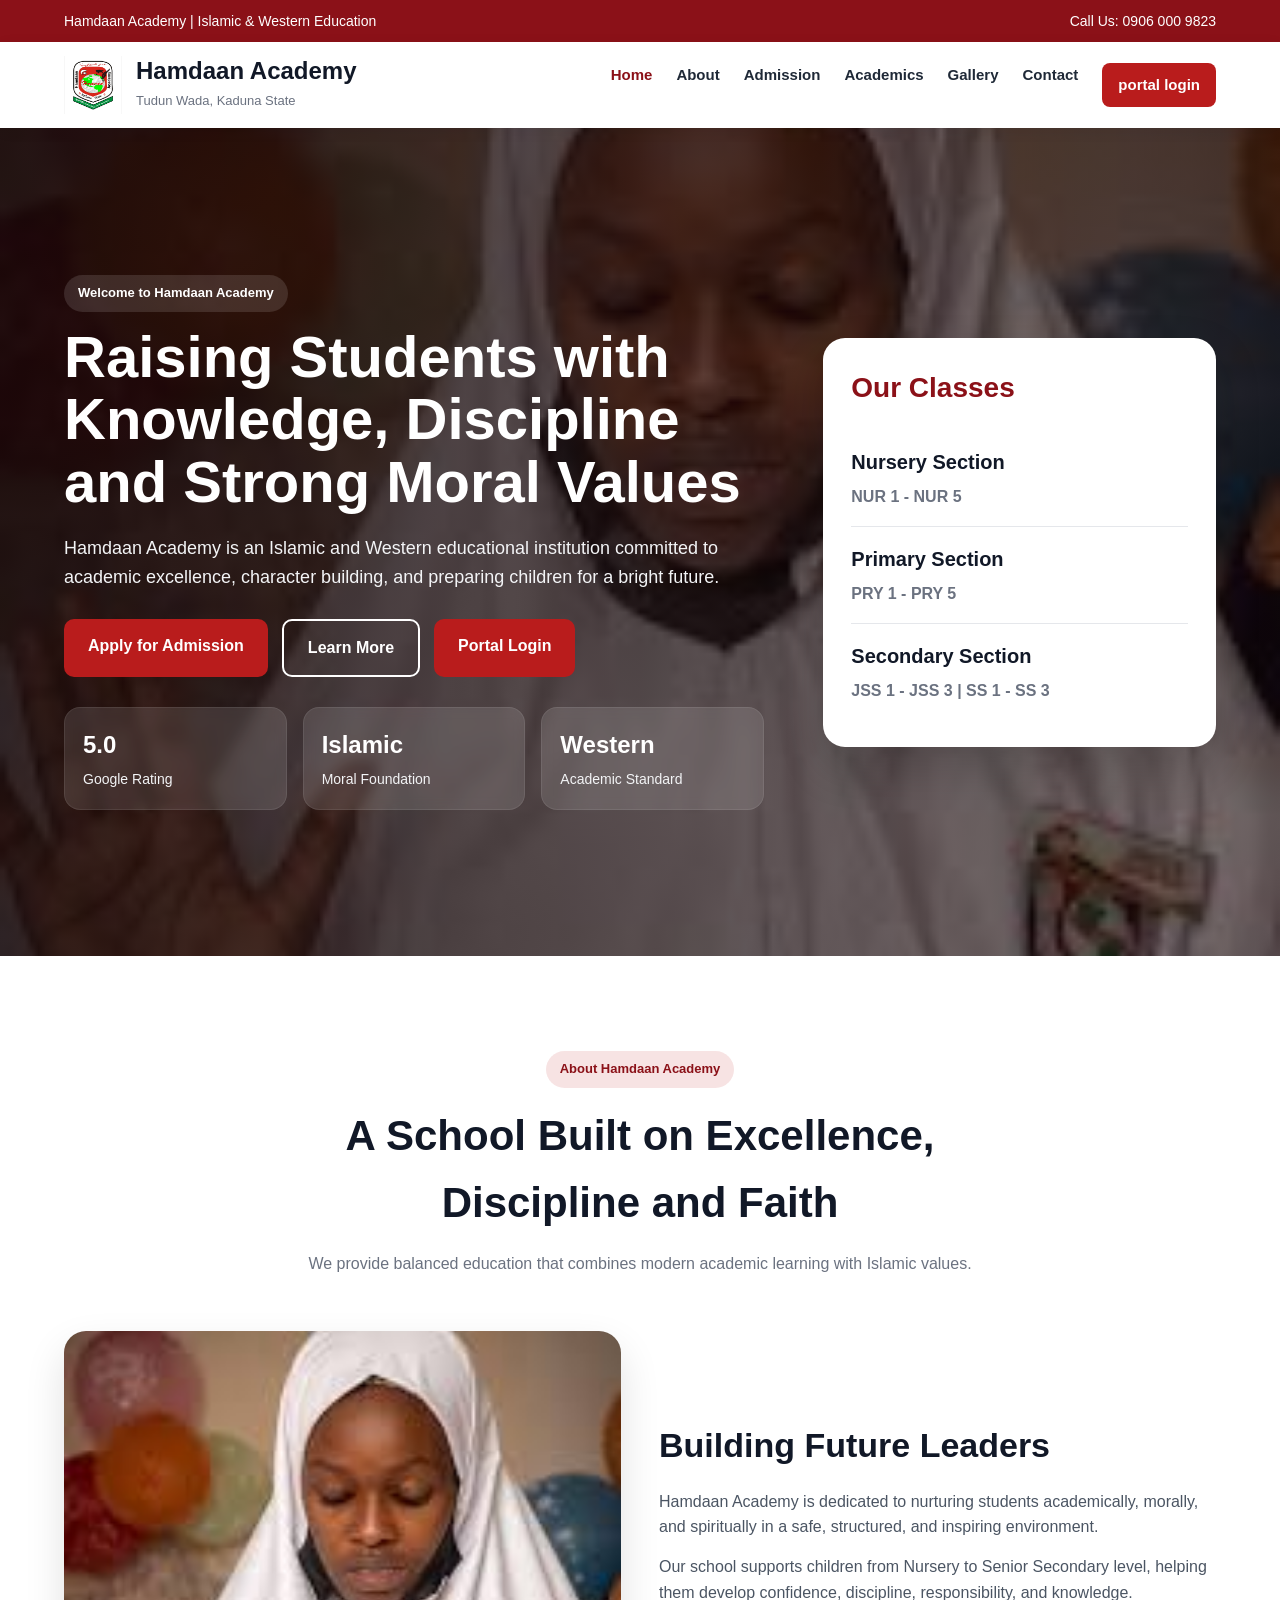
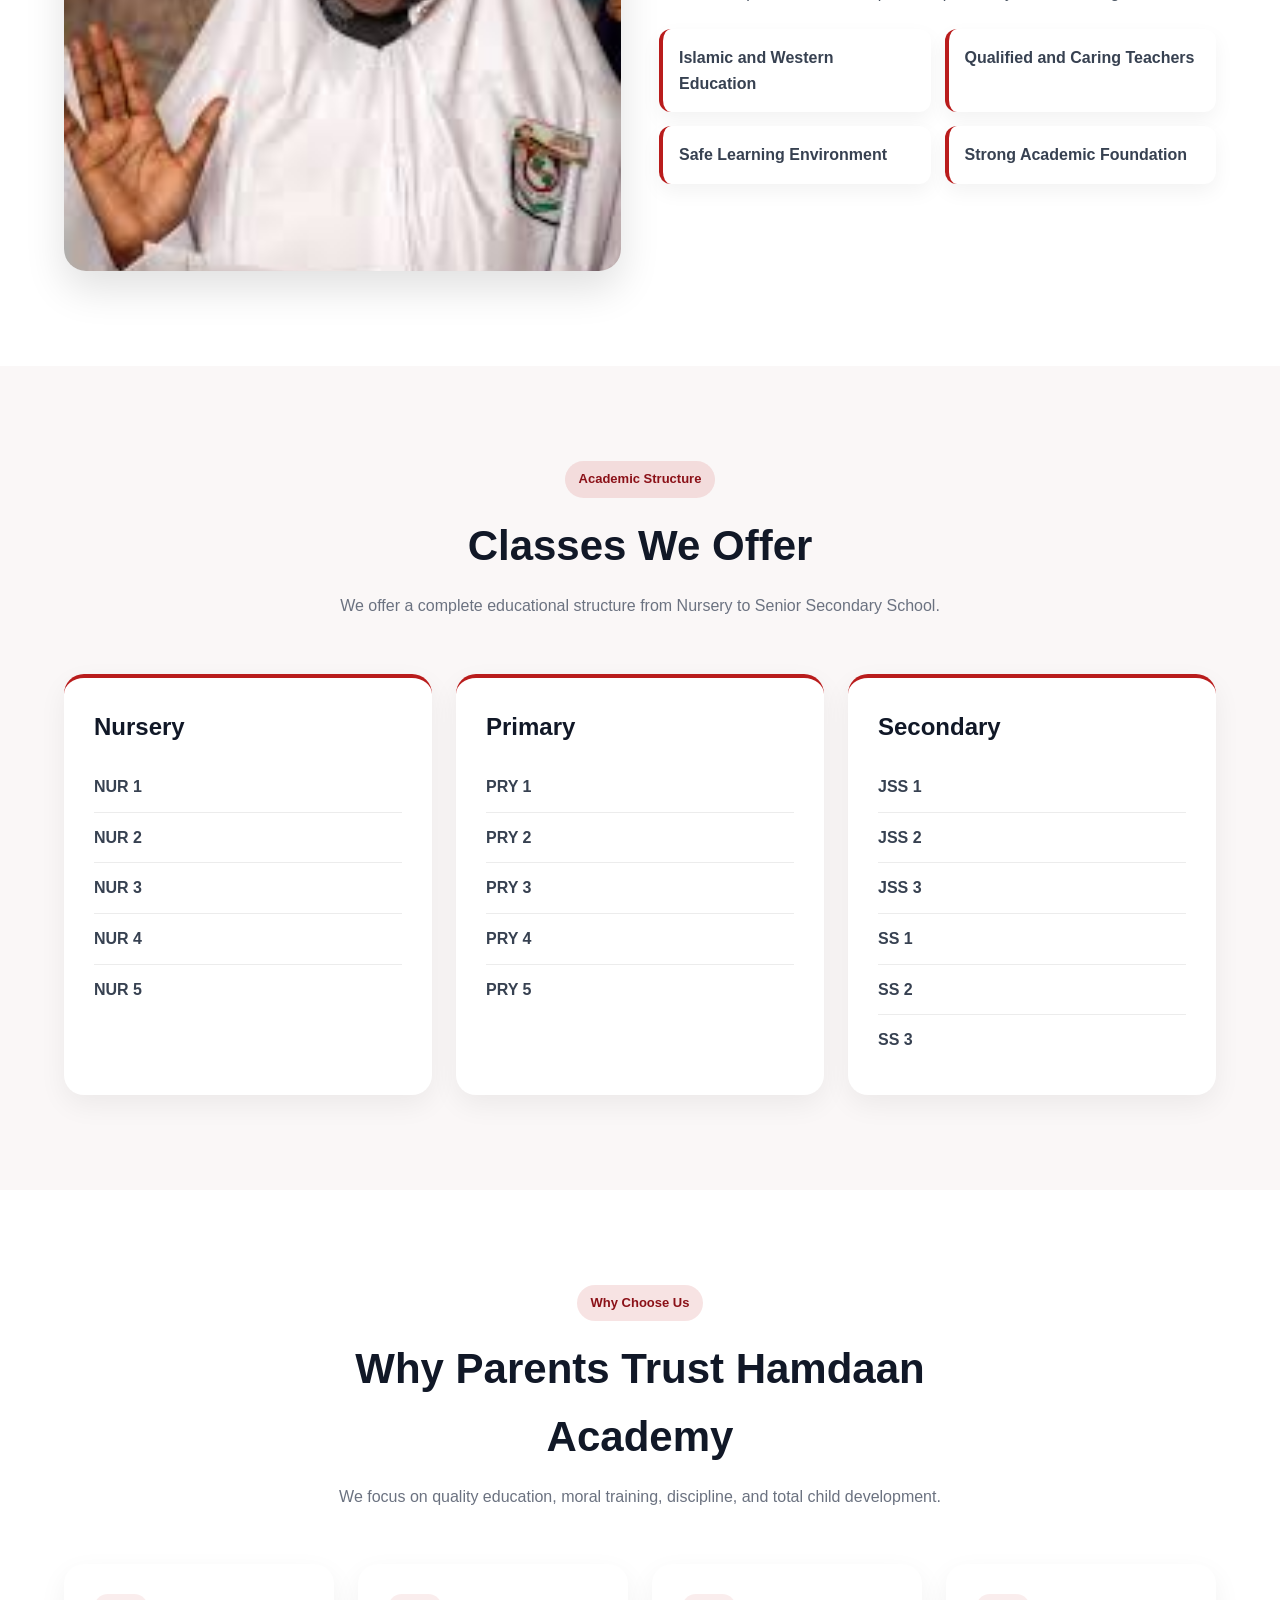
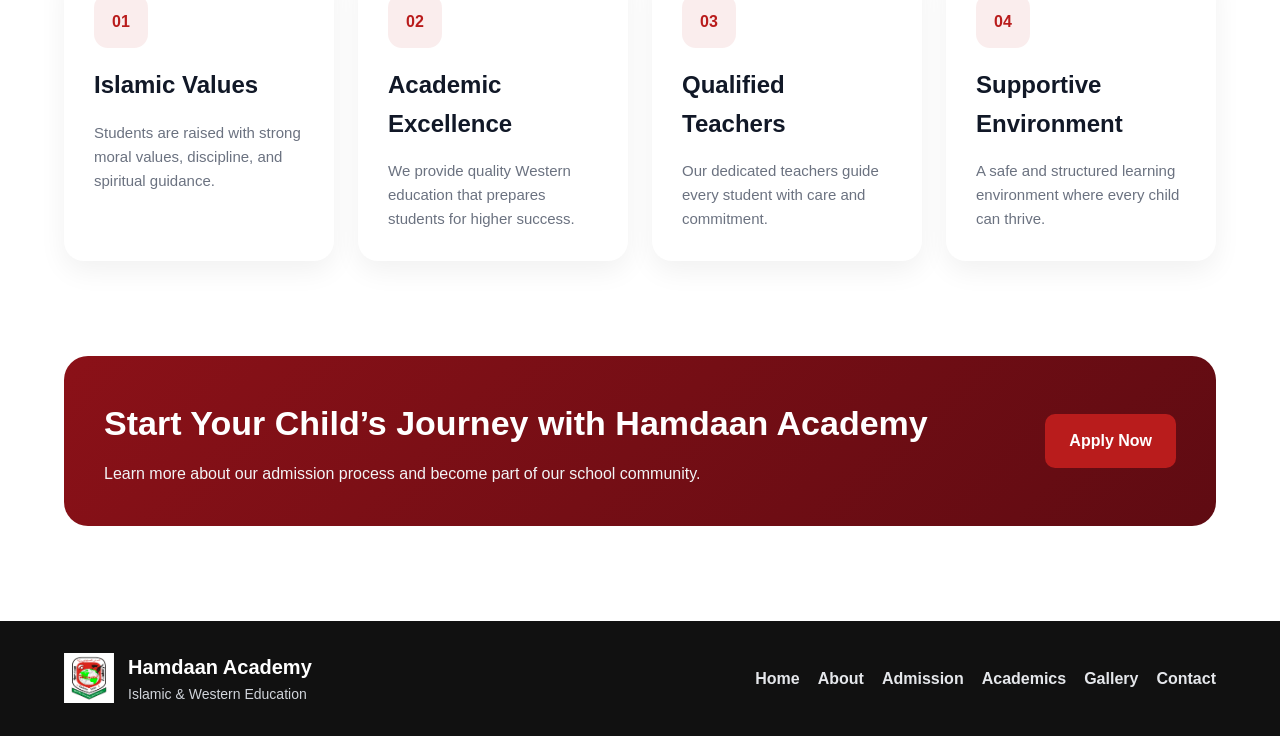
<file: index.html>
<!DOCTYPE html>
<html lang="en">
<head>
  <meta charset="UTF-8">
  <meta name="viewport" content="width=device-width, initial-scale=1.0">
  <title>Hamdaan Academy | Home</title>
  <link rel="stylesheet" href="style.css">
</head>
<body>

  <div class="top-bar">
    <div class="container top-bar-content">
      <p>Hamdaan Academy | Islamic & Western Education</p>
      <p>Call Us: 0906 000 9823</p>
    </div>
  </div>

  <header class="header">
    <div class="container navbar">
      <a href="index.html" class="brand">
        <img src="Hamdaan Academy.png" alt="Hamdaan Academy Logo">
        <div class="brand-text">
          <h1>Hamdaan Academy</h1>
          <span>Tudun Wada, Kaduna State</span>
        </div>
      </a>

      <nav class="nav-links">
        <a href="index.html" class="active">Home</a>
        <a href="about.html">About</a>
        <a href="admission.html">Admission</a>
        <a href="academics.html">Academics</a>
        <a href="gallery.html">Gallery</a>
        <a href="contact.html">Contact</a>
        <a href="login.html">portal login</a>
      </nav>

      <div class="menu-btn" onclick="toggleMenu()">☰</div>
    </div>

    <div class="mobile-menu" id="mobileMenu">
      <a href="index.html">Home</a>
      <a href="about.html">About</a>
      <a href="admission.html">Admission</a>
      <a href="academics.html">Academics</a>
      <a href="gallery.html">Gallery</a>
      <a href="contact.html">Contact</a>
      <a href="login.html">portal login</a>
    </div>
  </header>

  <section class="hero">
    <div class="hero-overlay"></div>

    <div class="container hero-content">
      <div class="hero-text">
        <span class="hero-badge">Welcome to Hamdaan Academy</span>
        <h2>Raising Students with Knowledge, Discipline and Strong Moral Values</h2>
        <p>
          Hamdaan Academy is an Islamic and Western educational institution committed
          to academic excellence, character building, and preparing children for a bright future.
        </p>

        <div class="hero-buttons">
          <a href="admission.html" class="btn btn-primary">Apply for Admission</a>
          <a href="about.html" class="btn btn-secondary">Learn More</a>
          <a href="login.html" class="btn btn-primary">Portal Login</a>
        </div>

        <div class="hero-stats">
          <div class="stat-card">
            <h3>5.0</h3>
            <p>Google Rating</p>
          </div>
          <div class="stat-card">
            <h3>Islamic</h3>
            <p>Moral Foundation</p>
          </div>
          <div class="stat-card">
            <h3>Western</h3>
            <p>Academic Standard</p>
          </div>
        </div>
      </div>

      <div class="hero-side-card">
        <h3>Our Classes</h3>

        <div class="side-item">
          <h4>Nursery Section</h4>
          <p>NUR 1 - NUR 5</p>
        </div>

        <div class="side-item">
          <h4>Primary Section</h4>
          <p>PRY 1 - PRY 5</p>
        </div>

        <div class="side-item">
          <h4>Secondary Section</h4>
          <p>JSS 1 - JSS 3 | SS 1 - SS 3</p>
        </div>
      </div>
    </div>
  </section>

  <section class="section">
    <div class="container">
      <div class="section-header">
        <span class="section-badge">About Hamdaan Academy</span>
        <h2>A School Built on Excellence, Discipline and Faith</h2>
        <p>
          We provide balanced education that combines modern academic learning with Islamic values.
        </p>
      </div>

      <div class="about-grid">
        <div class="about-image">
          <img src="Hamdaan baground.jpg" alt="Hamdaan Academy Student">
        </div>

        <div class="about-content">
          <h3>Building Future Leaders</h3>
          <p>
            Hamdaan Academy is dedicated to nurturing students academically, morally,
            and spiritually in a safe, structured, and inspiring environment.
          </p>
          <p>
            Our school supports children from Nursery to Senior Secondary level,
            helping them develop confidence, discipline, responsibility, and knowledge.
          </p>

          <div class="about-features">
            <div class="about-box">Islamic and Western Education</div>
            <div class="about-box">Qualified and Caring Teachers</div>
            <div class="about-box">Safe Learning Environment</div>
            <div class="about-box">Strong Academic Foundation</div>
          </div>
        </div>
      </div>
    </div>
  </section>

  <section class="section light-section">
    <div class="container">
      <div class="section-header">
        <span class="section-badge">Academic Structure</span>
        <h2>Classes We Offer</h2>
        <p>We offer a complete educational structure from Nursery to Senior Secondary School.</p>
      </div>

      <div class="classes-grid">
        <div class="class-card">
          <h3>Nursery</h3>
          <ul>
            <li>NUR 1</li>
            <li>NUR 2</li>
            <li>NUR 3</li>
            <li>NUR 4</li>
            <li>NUR 5</li>
          </ul>
        </div>

        <div class="class-card">
          <h3>Primary</h3>
          <ul>
            <li>PRY 1</li>
            <li>PRY 2</li>
            <li>PRY 3</li>
            <li>PRY 4</li>
            <li>PRY 5</li>
          </ul>
        </div>

        <div class="class-card">
          <h3>Secondary</h3>
          <ul>
            <li>JSS 1</li>
            <li>JSS 2</li>
            <li>JSS 3</li>
            <li>SS 1</li>
            <li>SS 2</li>
            <li>SS 3</li>
          </ul>
        </div>
      </div>
    </div>
  </section>

  <section class="section">
    <div class="container">
      <div class="section-header">
        <span class="section-badge">Why Choose Us</span>
        <h2>Why Parents Trust Hamdaan Academy</h2>
        <p>We focus on quality education, moral training, discipline, and total child development.</p>
      </div>

      <div class="features-grid">
        <div class="feature-card">
          <div class="feature-number">01</div>
          <h3>Islamic Values</h3>
          <p>Students are raised with strong moral values, discipline, and spiritual guidance.</p>
        </div>

        <div class="feature-card">
          <div class="feature-number">02</div>
          <h3>Academic Excellence</h3>
          <p>We provide quality Western education that prepares students for higher success.</p>
        </div>

        <div class="feature-card">
          <div class="feature-number">03</div>
          <h3>Qualified Teachers</h3>
          <p>Our dedicated teachers guide every student with care and commitment.</p>
        </div>

        <div class="feature-card">
          <div class="feature-number">04</div>
          <h3>Supportive Environment</h3>
          <p>A safe and structured learning environment where every child can thrive.</p>
        </div>
      </div>
    </div>
  </section>

  <section class="cta-section">
    <div class="container cta-box">
      <div>
        <h2>Start Your Child’s Journey with Hamdaan Academy</h2>
        <p>Learn more about our admission process and become part of our school community.</p>
      </div>
      <a href="admission.html" class="btn btn-primary">Apply Now</a>
    </div>
  </section>

  <footer class="footer">
    <div class="container footer-content">
      <div class="footer-brand">
        <img src="Hamdaan Academy.png" alt="Hamdaan Academy Logo">
        <div>
          <h3>Hamdaan Academy</h3>
          <p>Islamic & Western Education</p>
        </div>
      </div>

      <div class="footer-links">
        <a href="index.html">Home</a>
        <a href="about.html">About</a>
        <a href="admission.html">Admission</a>
        <a href="academics.html">Academics</a>
        <a href="gallery.html">Gallery</a>
        <a href="contact.html">Contact</a>
      </div>
    </div>
  </footer>

  <script>
    function toggleMenu() {
      document.getElementById("mobileMenu").classList.toggle("show");
    }
  </script>

</body>
</html>
</file>
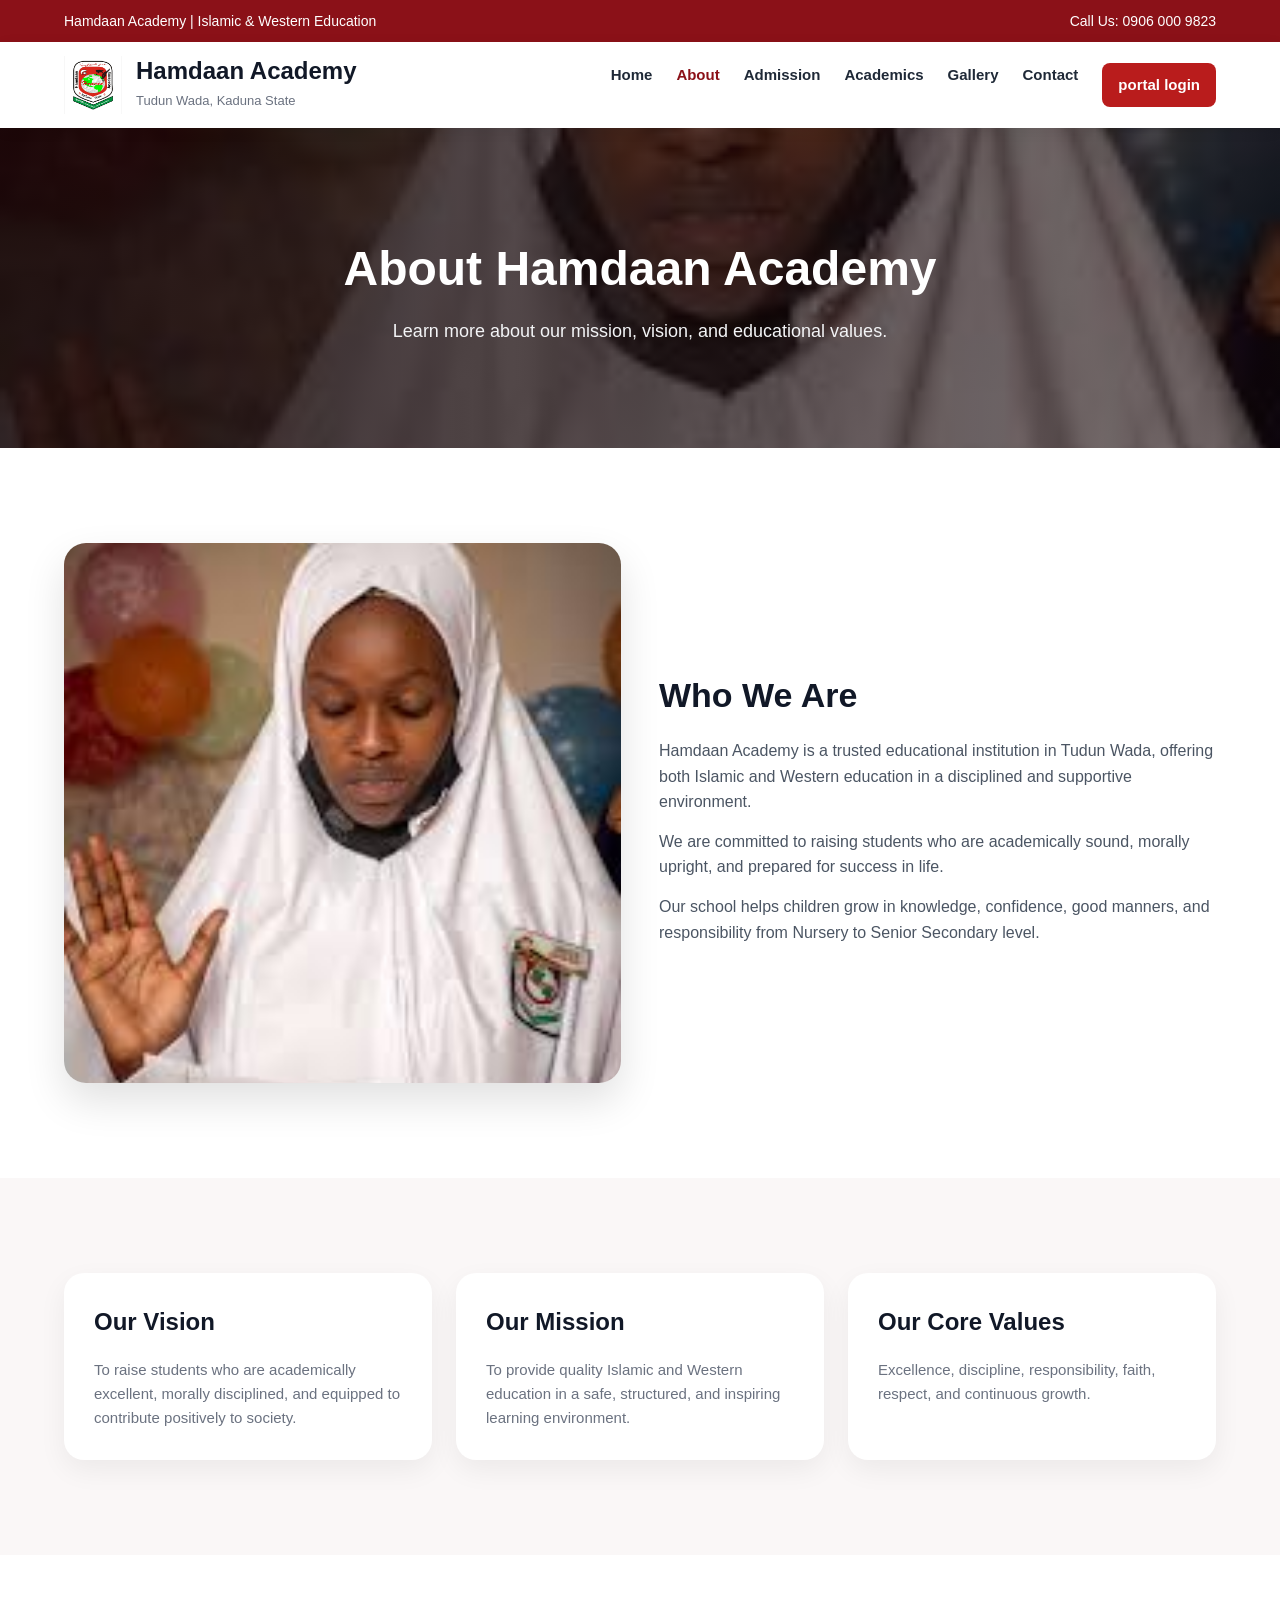
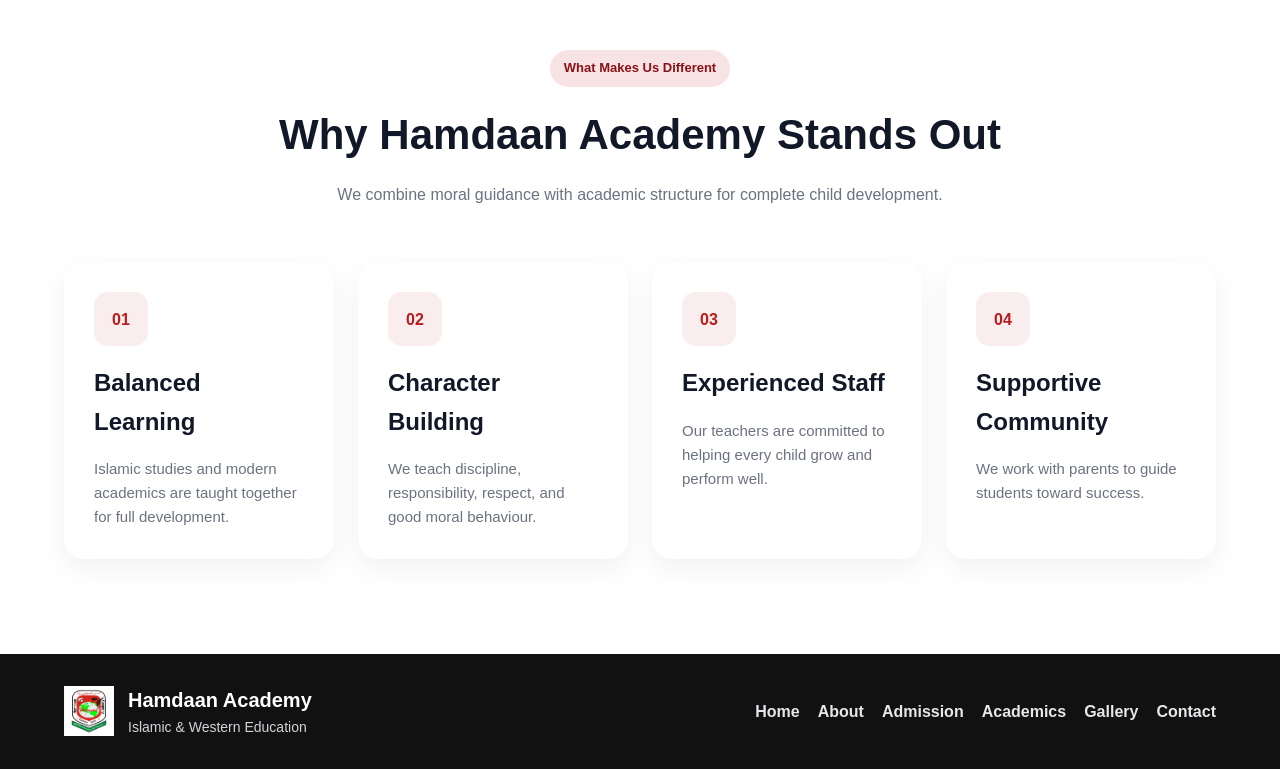
<file: about.html>
<!DOCTYPE html>
<html lang="en">
<head>
  <meta charset="UTF-8">
  <meta name="viewport" content="width=device-width, initial-scale=1.0">
  <title>Hamdaan Academy | About</title>
  <link rel="stylesheet" href="style.css">
</head>
<body>

  <div class="top-bar">
    <div class="container top-bar-content">
      <p>Hamdaan Academy | Islamic & Western Education</p>
      <p>Call Us: 0906 000 9823</p>
    </div>
  </div>

  <header class="header">
    <div class="container navbar">
      <a href="index.html" class="brand">
        <img src="Hamdaan Academy.png" alt="Hamdaan Academy Logo">
        <div class="brand-text">
          <h1>Hamdaan Academy</h1>
          <span>Tudun Wada, Kaduna State</span>
        </div>
      </a>

      <nav class="nav-links">
        <a href="index.html">Home</a>
        <a href="about.html" class="active">About</a>
        <a href="admission.html">Admission</a>
        <a href="academics.html">Academics</a>
        <a href="gallery.html">Gallery</a>
        <a href="contact.html">Contact</a>
        <a href="login.html">portal login</a>
      </nav>

      <div class="menu-btn" onclick="toggleMenu()">☰</div>
    </div>

    <div class="mobile-menu" id="mobileMenu">
      <a href="index.html">Home</a>
      <a href="about.html">About</a>
      <a href="admission.html">Admission</a>
      <a href="academics.html">Academics</a>
      <a href="gallery.html">Gallery</a>
      <a href="contact.html">Contact</a>
      <a href="login.html">portal login</a>
    </div>
  </header>

  <section class="page-banner small-banner">
    <div class="page-overlay"></div>
    <div class="container page-banner-content">
      <h2>About Hamdaan Academy</h2>
      <p>Learn more about our mission, vision, and educational values.</p>
    </div>
  </section>

  <section class="section">
    <div class="container">
      <div class="about-grid">
        <div class="about-image">
          <img src="Hamdaan baground.jpg" alt="Hamdaan Academy Student">
        </div>

        <div class="about-content">
          <h3>Who We Are</h3>
          <p>
            Hamdaan Academy is a trusted educational institution in Tudun Wada,
            offering both Islamic and Western education in a disciplined and supportive environment.
          </p>
          <p>
            We are committed to raising students who are academically sound,
            morally upright, and prepared for success in life.
          </p>
          <p>
            Our school helps children grow in knowledge, confidence, good manners,
            and responsibility from Nursery to Senior Secondary level.
          </p>
        </div>
      </div>
    </div>
  </section>

  <section class="section light-section">
    <div class="container">
      <div class="vision-grid">
        <div class="info-panel">
          <h3>Our Vision</h3>
          <p>
            To raise students who are academically excellent, morally disciplined,
            and equipped to contribute positively to society.
          </p>
        </div>

        <div class="info-panel">
          <h3>Our Mission</h3>
          <p>
            To provide quality Islamic and Western education in a safe,
            structured, and inspiring learning environment.
          </p>
        </div>

        <div class="info-panel">
          <h3>Our Core Values</h3>
          <p>
            Excellence, discipline, responsibility, faith, respect, and continuous growth.
          </p>
        </div>
      </div>
    </div>
  </section>

  <section class="section">
    <div class="container">
      <div class="section-header">
        <span class="section-badge">What Makes Us Different</span>
        <h2>Why Hamdaan Academy Stands Out</h2>
        <p>We combine moral guidance with academic structure for complete child development.</p>
      </div>

      <div class="features-grid">
        <div class="feature-card">
          <div class="feature-number">01</div>
          <h3>Balanced Learning</h3>
          <p>Islamic studies and modern academics are taught together for full development.</p>
        </div>

        <div class="feature-card">
          <div class="feature-number">02</div>
          <h3>Character Building</h3>
          <p>We teach discipline, responsibility, respect, and good moral behaviour.</p>
        </div>

        <div class="feature-card">
          <div class="feature-number">03</div>
          <h3>Experienced Staff</h3>
          <p>Our teachers are committed to helping every child grow and perform well.</p>
        </div>

        <div class="feature-card">
          <div class="feature-number">04</div>
          <h3>Supportive Community</h3>
          <p>We work with parents to guide students toward success.</p>
        </div>
      </div>
    </div>
  </section>

  <footer class="footer">
    <div class="container footer-content">
      <div class="footer-brand">
        <img src="Hamdaan Academy.png" alt="Hamdaan Academy Logo">
        <div>
          <h3>Hamdaan Academy</h3>
          <p>Islamic & Western Education</p>
        </div>
      </div>

      <div class="footer-links">
        <a href="index.html">Home</a>
        <a href="about.html">About</a>
        <a href="admission.html">Admission</a>
        <a href="academics.html">Academics</a>
        <a href="gallery.html">Gallery</a>
        <a href="contact.html">Contact</a>
      </div>
    </div>
  </footer>

  <script>
    function toggleMenu() {
      document.getElementById("mobileMenu").classList.toggle("show");
    }
  </script>

</body>
</html>
</file>
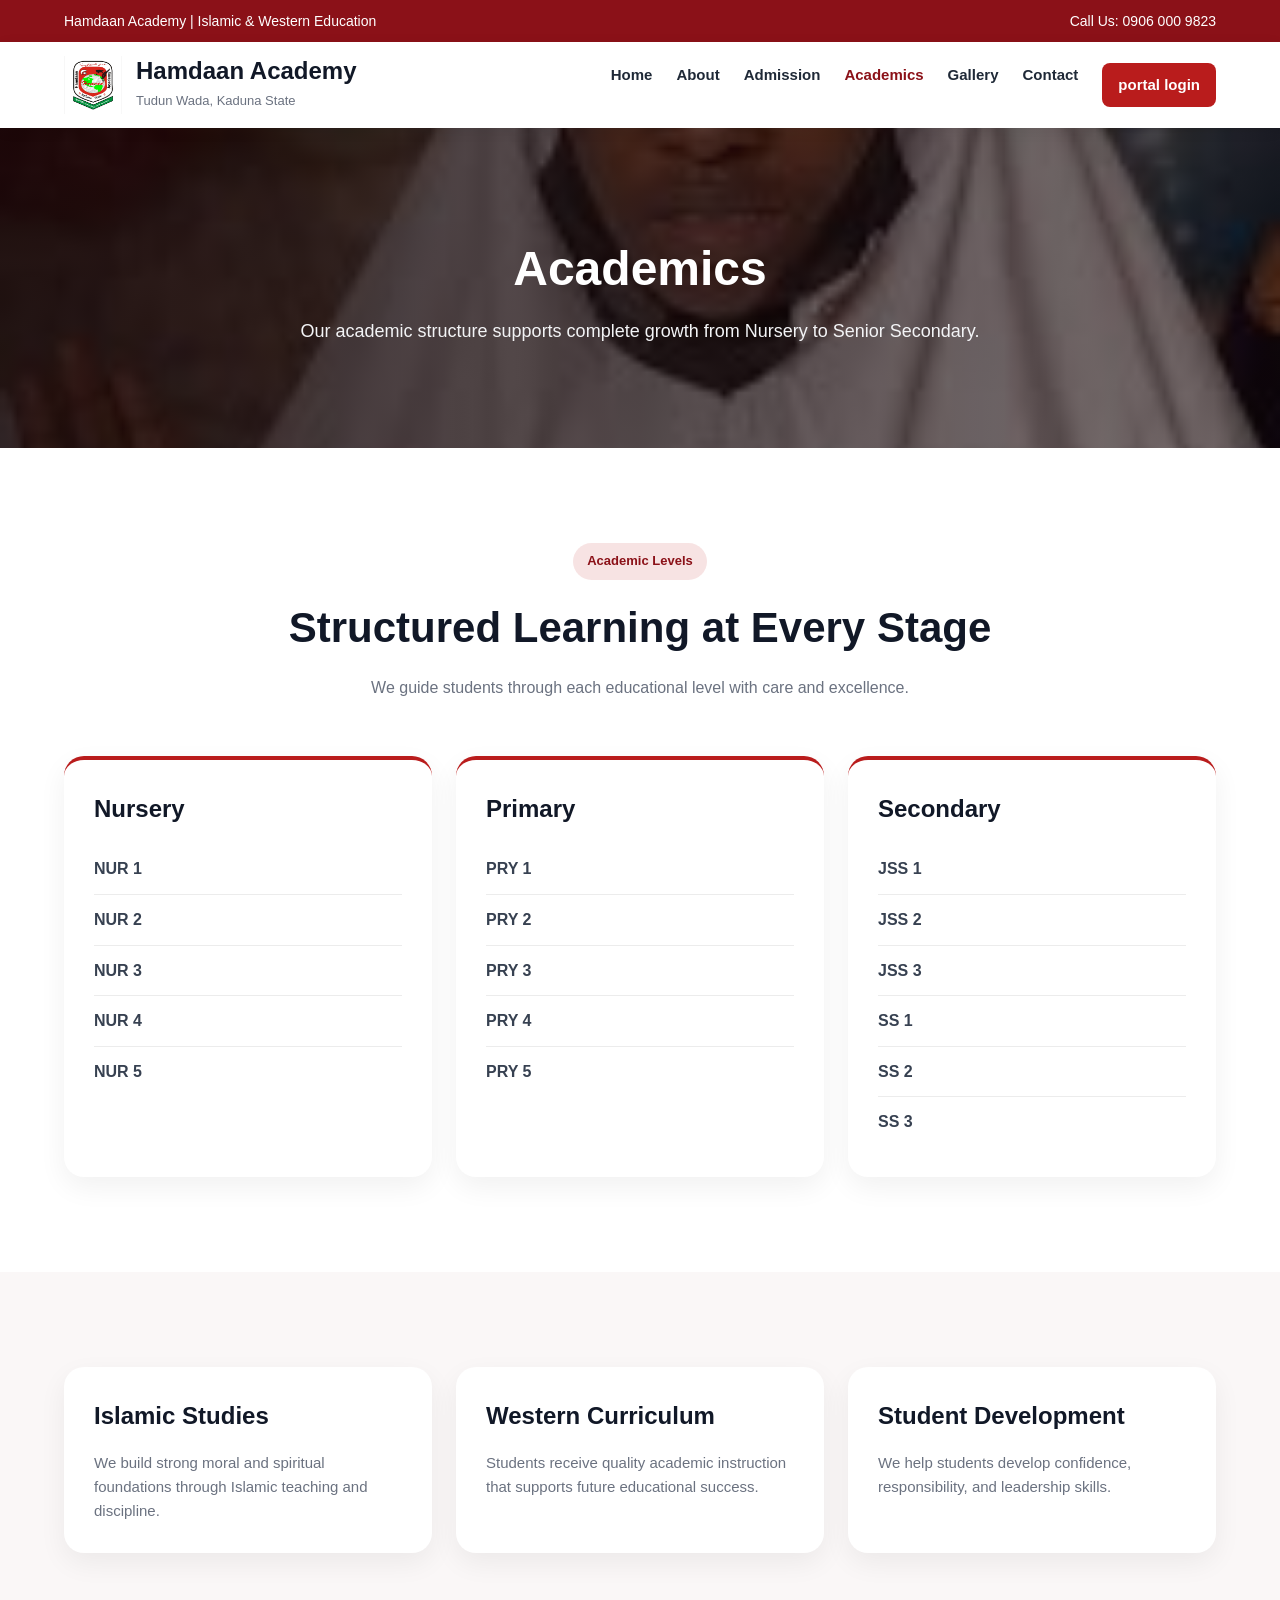
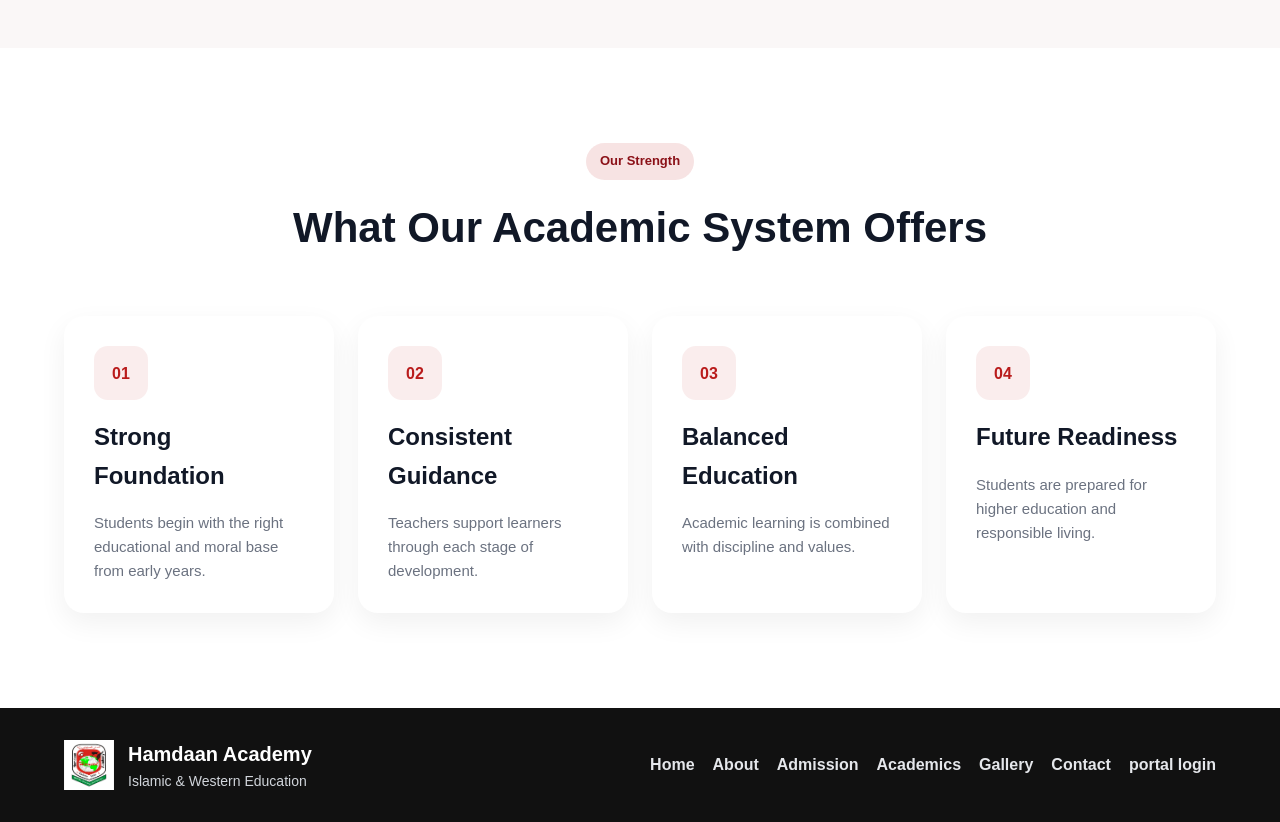
<file: academics.html>
<!DOCTYPE html>
<html lang="en">
<head>
  <meta charset="UTF-8">
  <meta name="viewport" content="width=device-width, initial-scale=1.0">
  <title>Hamdaan Academy | Academics</title>
  <link rel="stylesheet" href="style.css">
</head>
<body>

  <div class="top-bar">
    <div class="container top-bar-content">
      <p>Hamdaan Academy | Islamic & Western Education</p>
      <p>Call Us: 0906 000 9823</p>
    </div>
  </div>

  <header class="header">
    <div class="container navbar">
      <a href="index.html" class="brand">
        <img src="Hamdaan Academy.png" alt="Hamdaan Academy Logo">
        <div class="brand-text">
          <h1>Hamdaan Academy</h1>
          <span>Tudun Wada, Kaduna State</span>
        </div>
      </a>

      <nav class="nav-links">
        <a href="index.html">Home</a>
        <a href="about.html">About</a>
        <a href="admission.html">Admission</a>
        <a href="academics.html" class="active">Academics</a>
        <a href="gallery.html">Gallery</a>
        <a href="contact.html">Contact</a>
        <a href="login.html">portal login</a>
      </nav>

      <div class="menu-btn" onclick="toggleMenu()">☰</div>
    </div>

    <div class="mobile-menu" id="mobileMenu">
      <a href="index.html">Home</a>
      <a href="about.html">About</a>
      <a href="admission.html">Admission</a>
      <a href="academics.html">Academics</a>
      <a href="gallery.html">Gallery</a>
      <a href="contact.html">Contact</a>
    </div>
  </header>

  <section class="page-banner small-banner">
    <div class="page-overlay"></div>
    <div class="container page-banner-content">
      <h2>Academics</h2>
      <p>Our academic structure supports complete growth from Nursery to Senior Secondary.</p>
    </div>
  </section>

  <section class="section">
    <div class="container">
      <div class="section-header">
        <span class="section-badge">Academic Levels</span>
        <h2>Structured Learning at Every Stage</h2>
        <p>We guide students through each educational level with care and excellence.</p>
      </div>

      <div class="classes-grid">
        <div class="class-card">
          <h3>Nursery</h3>
          <ul>
            <li>NUR 1</li>
            <li>NUR 2</li>
            <li>NUR 3</li>
            <li>NUR 4</li>
            <li>NUR 5</li>
          </ul>
        </div>

        <div class="class-card">
          <h3>Primary</h3>
          <ul>
            <li>PRY 1</li>
            <li>PRY 2</li>
            <li>PRY 3</li>
            <li>PRY 4</li>
            <li>PRY 5</li>
          </ul>
        </div>

        <div class="class-card">
          <h3>Secondary</h3>
          <ul>
            <li>JSS 1</li>
            <li>JSS 2</li>
            <li>JSS 3</li>
            <li>SS 1</li>
            <li>SS 2</li>
            <li>SS 3</li>
          </ul>
        </div>
      </div>
    </div>
  </section>

  <section class="section light-section">
    <div class="container">
      <div class="vision-grid">
        <div class="info-panel">
          <h3>Islamic Studies</h3>
          <p>
            We build strong moral and spiritual foundations through Islamic teaching and discipline.
          </p>
        </div>

        <div class="info-panel">
          <h3>Western Curriculum</h3>
          <p>
            Students receive quality academic instruction that supports future educational success.
          </p>
        </div>

        <div class="info-panel">
          <h3>Student Development</h3>
          <p>
            We help students develop confidence, responsibility, and leadership skills.
          </p>
        </div>
      </div>
    </div>
  </section>

  <section class="section">
    <div class="container">
      <div class="section-header">
        <span class="section-badge">Our Strength</span>
        <h2>What Our Academic System Offers</h2>
      </div>

      <div class="features-grid">
        <div class="feature-card">
          <div class="feature-number">01</div>
          <h3>Strong Foundation</h3>
          <p>Students begin with the right educational and moral base from early years.</p>
        </div>

        <div class="feature-card">
          <div class="feature-number">02</div>
          <h3>Consistent Guidance</h3>
          <p>Teachers support learners through each stage of development.</p>
        </div>

        <div class="feature-card">
          <div class="feature-number">03</div>
          <h3>Balanced Education</h3>
          <p>Academic learning is combined with discipline and values.</p>
        </div>

        <div class="feature-card">
          <div class="feature-number">04</div>
          <h3>Future Readiness</h3>
          <p>Students are prepared for higher education and responsible living.</p>
        </div>
      </div>
    </div>
  </section>

  <footer class="footer">
    <div class="container footer-content">
      <div class="footer-brand">
        <img src="Hamdaan Academy.png" alt="Hamdaan Academy Logo">
        <div>
          <h3>Hamdaan Academy</h3>
          <p>Islamic & Western Education</p>
        </div>
      </div>

      <div class="footer-links">
        <a href="index.html">Home</a>
        <a href="about.html">About</a>
        <a href="admission.html">Admission</a>
        <a href="academics.html">Academics</a>
        <a href="gallery.html">Gallery</a>
        <a href="contact.html">Contact</a>
        <a href="login.html">portal login</a>
      </div>
    </div>
  </footer>

  <script>
    function toggleMenu() {
      document.getElementById("mobileMenu").classList.toggle("show");
    }
  </script>

</body>
</html>
</file>
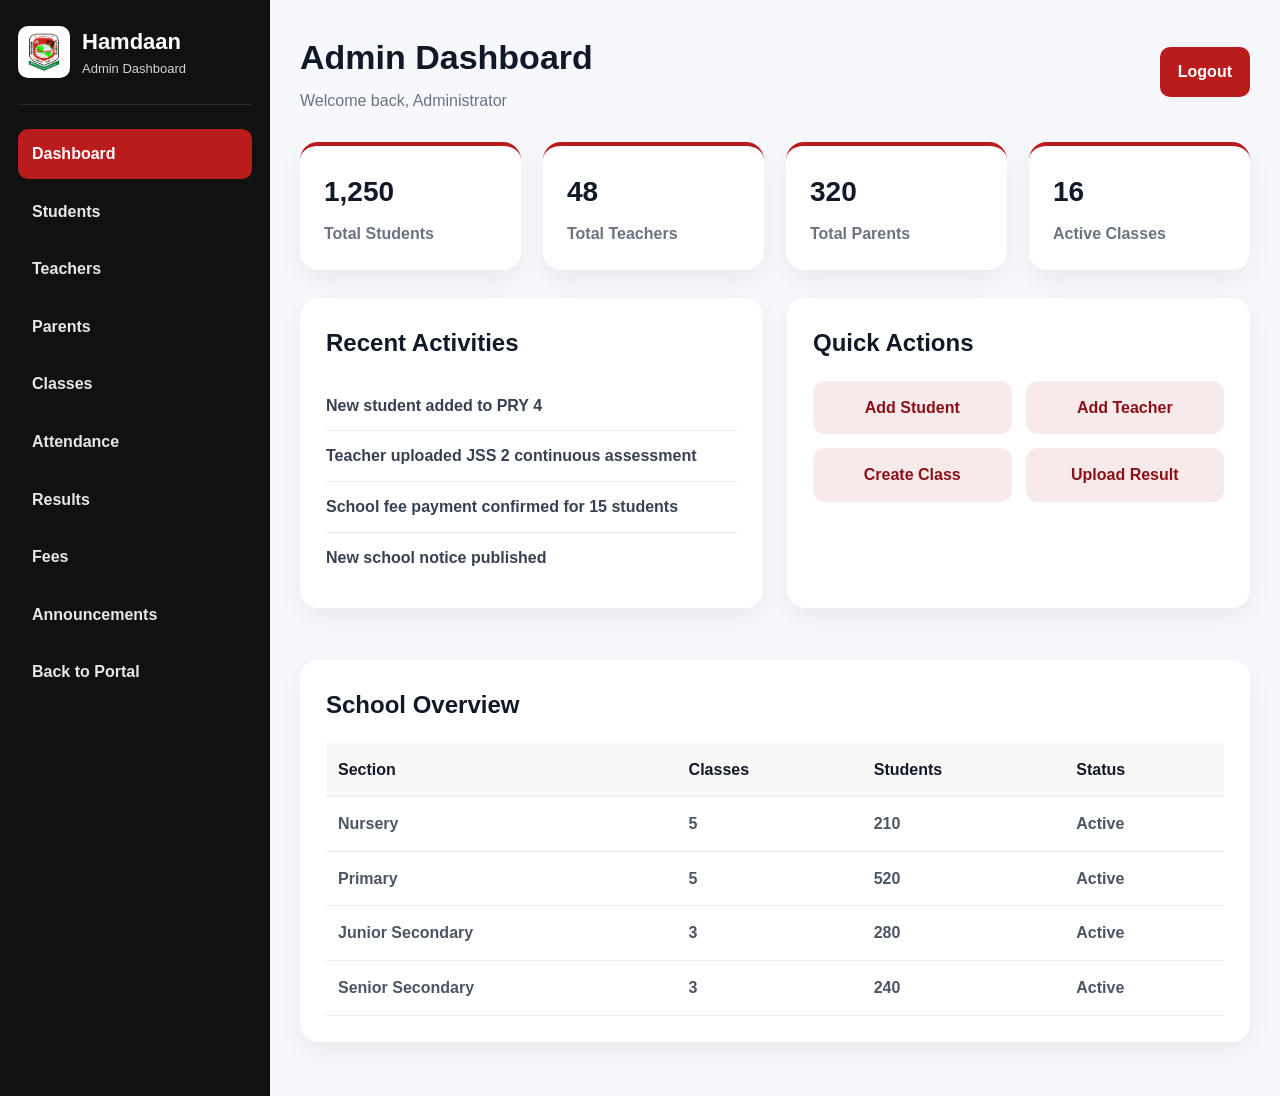
<file: admin-dashboard.html>
<!DOCTYPE html>
<html lang="en">
<head>
  <meta charset="UTF-8">
  <meta name="viewport" content="width=device-width, initial-scale=1.0">
  <title>Hamdaan Academy | Admin Dashboard</title>
  <link rel="stylesheet" href="style.css">
</head>
<body>

<section class="dashboard-layout">

  <aside class="sidebar">
    <div class="sidebar-brand">
      <img src="Hamdaan Academy.png" alt="Hamdaan Academy Logo">
      <div>
        <h2>Hamdaan</h2>
        <p>Admin Dashboard</p>
      </div>
    </div>

    <nav class="sidebar-links">
      <a href="#" class="active">Dashboard</a>
      <a href="#">Students</a>
      <a href="#">Teachers</a>
      <a href="#">Parents</a>
      <a href="#">Classes</a>
      <a href="#">Attendance</a>
      <a href="#">Results</a>
      <a href="#">Fees</a>
      <a href="#">Announcements</a>
      <a href="portal.html">Back to Portal</a>
    </nav>
  </aside>

  <main class="dashboard-main">
    <div class="dashboard-top">
      <div>
        <h1>Admin Dashboard</h1>
        <p>Welcome back, Administrator</p>
      </div>
      <a href="login.html" class="dashboard-btn">Logout</a>
    </div>

    <div class="dashboard-cards">
      <div class="dash-card">
        <h3>1,250</h3>
        <p>Total Students</p>
      </div>
      <div class="dash-card">
        <h3>48</h3>
        <p>Total Teachers</p>
      </div>
      <div class="dash-card">
        <h3>320</h3>
        <p>Total Parents</p>
      </div>
      <div class="dash-card">
        <h3>16</h3>
        <p>Active Classes</p>
      </div>
    </div>

    <div class="dashboard-grid-two">
      <div class="dashboard-panel">
        <h3>Recent Activities</h3>
        <ul class="dashboard-list">
          <li>New student added to PRY 4</li>
          <li>Teacher uploaded JSS 2 continuous assessment</li>
          <li>School fee payment confirmed for 15 students</li>
          <li>New school notice published</li>
        </ul>
      </div>

      <div class="dashboard-panel">
        <h3>Quick Actions</h3>
        <div class="quick-actions">
          <a href="#">Add Student</a>
          <a href="#">Add Teacher</a>
          <a href="#">Create Class</a>
          <a href="#">Upload Result</a>
        </div>
      </div>
    </div>

    <div class="dashboard-panel">
      <h3>School Overview</h3>
      <table class="dashboard-table">
        <tr>
          <th>Section</th>
          <th>Classes</th>
          <th>Students</th>
          <th>Status</th>
        </tr>
        <tr>
          <td>Nursery</td>
          <td>5</td>
          <td>210</td>
          <td>Active</td>
        </tr>
        <tr>
          <td>Primary</td>
          <td>5</td>
          <td>520</td>
          <td>Active</td>
        </tr>
        <tr>
          <td>Junior Secondary</td>
          <td>3</td>
          <td>280</td>
          <td>Active</td>
        </tr>
        <tr>
          <td>Senior Secondary</td>
          <td>3</td>
          <td>240</td>
          <td>Active</td>
        </tr>
      </table>
    </div>
  </main>

</section>

</body>
</html>
</file>
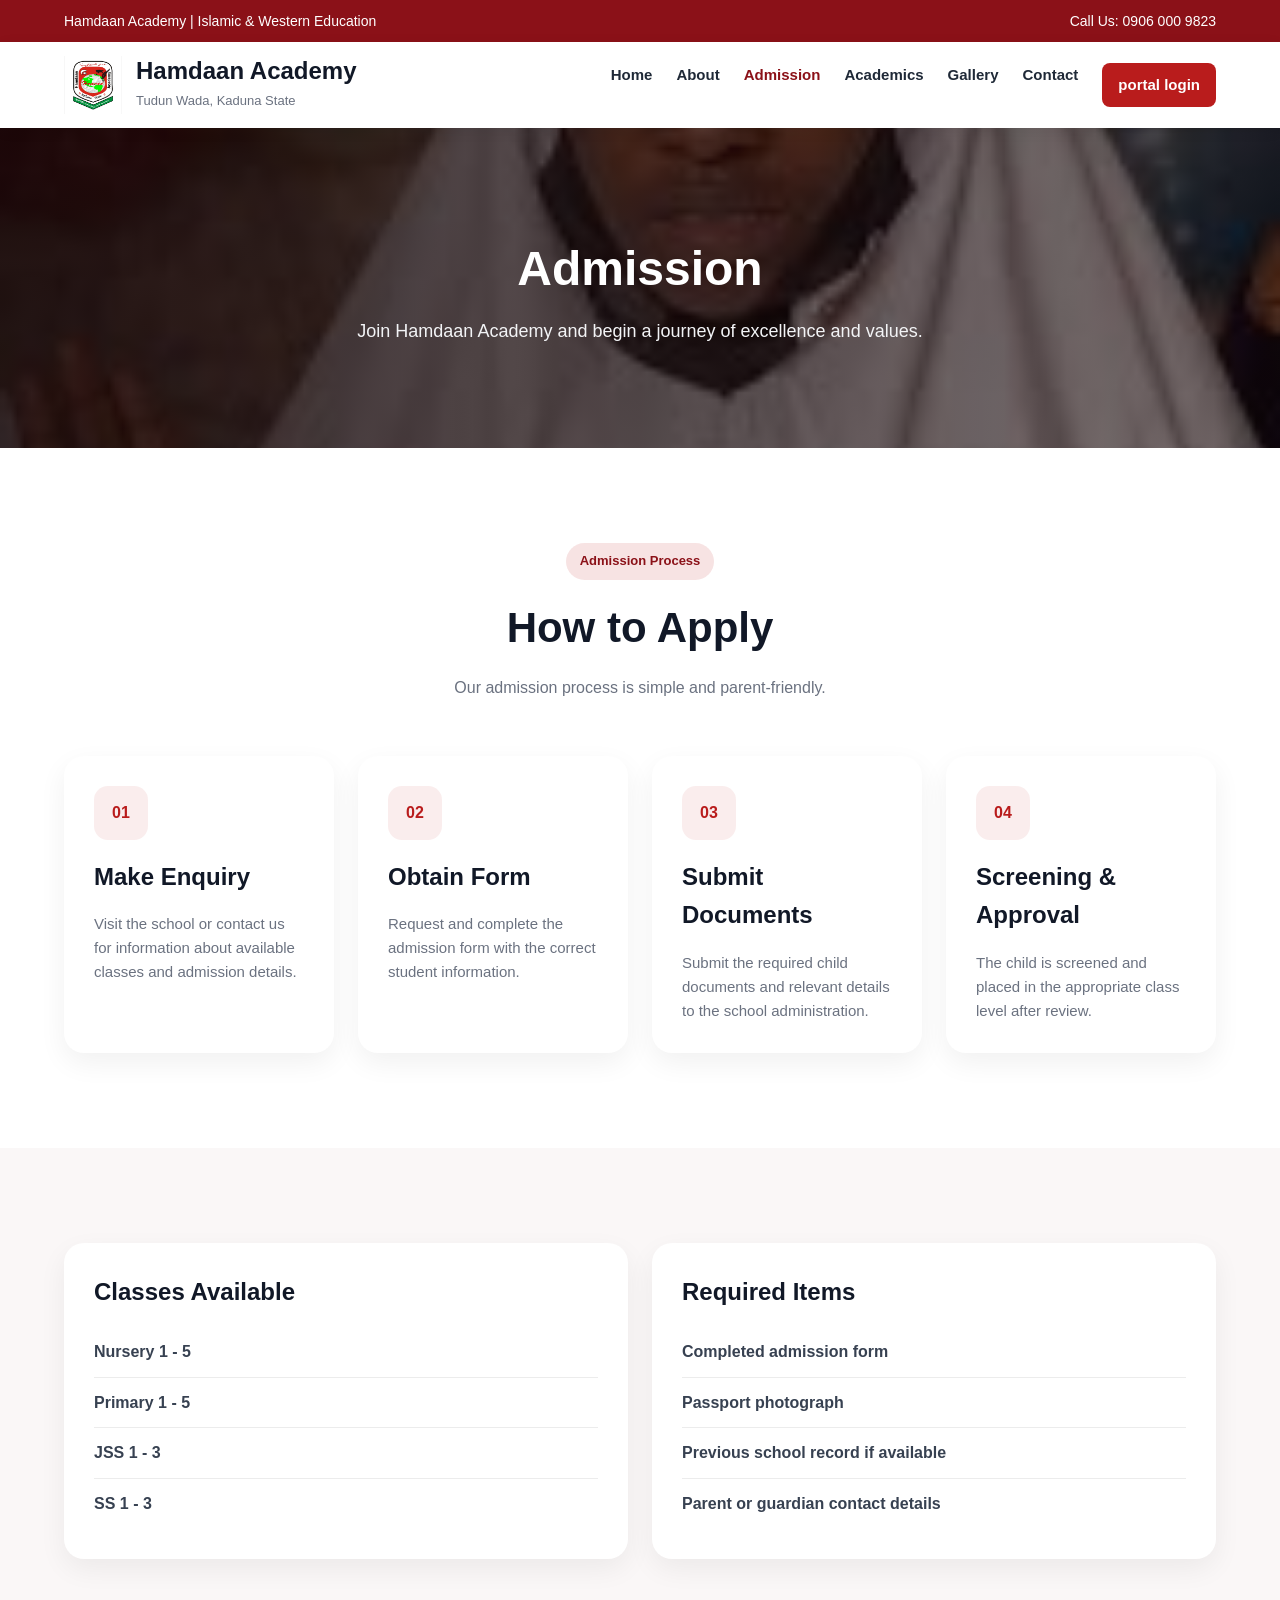
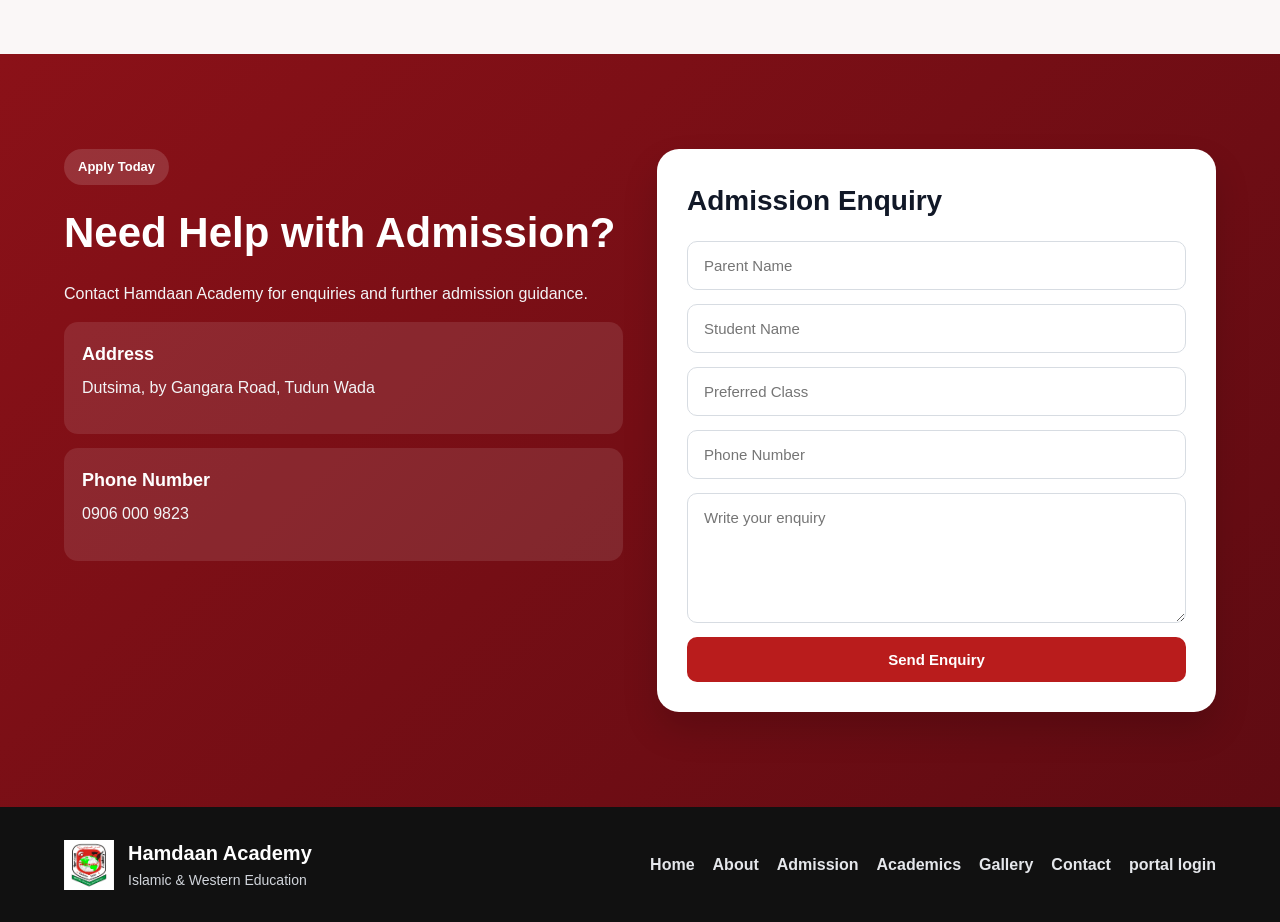
<file: admission.html>
<!DOCTYPE html>
<html lang="en">
<head>
  <meta charset="UTF-8">
  <meta name="viewport" content="width=device-width, initial-scale=1.0">
  <title>Hamdaan Academy | Admission</title>
  <link rel="stylesheet" href="style.css">
</head>
<body>

  <div class="top-bar">
    <div class="container top-bar-content">
      <p>Hamdaan Academy | Islamic & Western Education</p>
      <p>Call Us: 0906 000 9823</p>
    </div>
  </div>

  <header class="header">
    <div class="container navbar">
      <a href="index.html" class="brand">
        <img src="Hamdaan Academy.png" alt="Hamdaan Academy Logo">
        <div class="brand-text">
          <h1>Hamdaan Academy</h1>
          <span>Tudun Wada, Kaduna State</span>
        </div>
      </a>

      <nav class="nav-links">
        <a href="index.html">Home</a>
        <a href="about.html">About</a>
        <a href="admission.html" class="active">Admission</a>
        <a href="academics.html">Academics</a>
        <a href="gallery.html">Gallery</a>
        <a href="contact.html">Contact</a>
        <a href="login.html">portal login</a>
      </nav>

      <div class="menu-btn" onclick="toggleMenu()">☰</div>
    </div>

    <div class="mobile-menu" id="mobileMenu">
      <a href="index.html">Home</a>
      <a href="about.html">About</a>
      <a href="admission.html">Admission</a>
      <a href="academics.html">Academics</a>
      <a href="gallery.html">Gallery</a>
      <a href="contact.html">Contact</a>
    </div>
  </header>

  <section class="page-banner small-banner">
    <div class="page-overlay"></div>
    <div class="container page-banner-content">
      <h2>Admission</h2>
      <p>Join Hamdaan Academy and begin a journey of excellence and values.</p>
    </div>
  </section>

  <section class="section">
    <div class="container">
      <div class="section-header">
        <span class="section-badge">Admission Process</span>
        <h2>How to Apply</h2>
        <p>Our admission process is simple and parent-friendly.</p>
      </div>

      <div class="process-grid">
        <div class="process-card">
          <div class="feature-number">01</div>
          <h3>Make Enquiry</h3>
          <p>Visit the school or contact us for information about available classes and admission details.</p>
        </div>

        <div class="process-card">
          <div class="feature-number">02</div>
          <h3>Obtain Form</h3>
          <p>Request and complete the admission form with the correct student information.</p>
        </div>

        <div class="process-card">
          <div class="feature-number">03</div>
          <h3>Submit Documents</h3>
          <p>Submit the required child documents and relevant details to the school administration.</p>
        </div>

        <div class="process-card">
          <div class="feature-number">04</div>
          <h3>Screening & Approval</h3>
          <p>The child is screened and placed in the appropriate class level after review.</p>
        </div>
      </div>
    </div>
  </section>

  <section class="section light-section">
    <div class="container">
      <div class="two-column">
        <div class="info-panel">
          <h3>Classes Available</h3>
          <ul class="list">
            <li>Nursery 1 - 5</li>
            <li>Primary 1 - 5</li>
            <li>JSS 1 - 3</li>
            <li>SS 1 - 3</li>
          </ul>
        </div>

        <div class="info-panel">
          <h3>Required Items</h3>
          <ul class="list">
            <li>Completed admission form</li>
            <li>Passport photograph</li>
            <li>Previous school record if available</li>
            <li>Parent or guardian contact details</li>
          </ul>
        </div>
      </div>
    </div>
  </section>

  <section class="contact-section">
    <div class="container contact-grid">
      <div class="contact-info">
        <span class="contact-badge">Apply Today</span>
        <h2>Need Help with Admission?</h2>
        <p>Contact Hamdaan Academy for enquiries and further admission guidance.</p>

        <div class="contact-item">
          <h4>Address</h4>
          <p>Dutsima, by Gangara Road, Tudun Wada</p>
        </div>

        <div class="contact-item">
          <h4>Phone Number</h4>
          <p>0906 000 9823</p>
        </div>
      </div>

      <div class="contact-form-card">
        <h3>Admission Enquiry</h3>
        <form>
          <input type="text" placeholder="Parent Name">
          <input type="text" placeholder="Student Name">
          <input type="text" placeholder="Preferred Class">
          <input type="text" placeholder="Phone Number">
          <textarea placeholder="Write your enquiry"></textarea>
          <button type="submit">Send Enquiry</button>
        </form>
      </div>
    </div>
  </section>

  <footer class="footer">
    <div class="container footer-content">
      <div class="footer-brand">
        <img src="Hamdaan Academy.png" alt="Hamdaan Academy Logo">
        <div>
          <h3>Hamdaan Academy</h3>
          <p>Islamic & Western Education</p>
        </div>
      </div>

      <div class="footer-links">
        <a href="index.html">Home</a>
        <a href="about.html">About</a>
        <a href="admission.html">Admission</a>
        <a href="academics.html">Academics</a>
        <a href="gallery.html">Gallery</a>
        <a href="contact.html">Contact</a>
        <a href="login.html">portal login</a>
      </div>
    </div>
  </footer>

  <script>
    function toggleMenu() {
      document.getElementById("mobileMenu").classList.toggle("show");
    }
  </script>

</body>
</html>
</file>
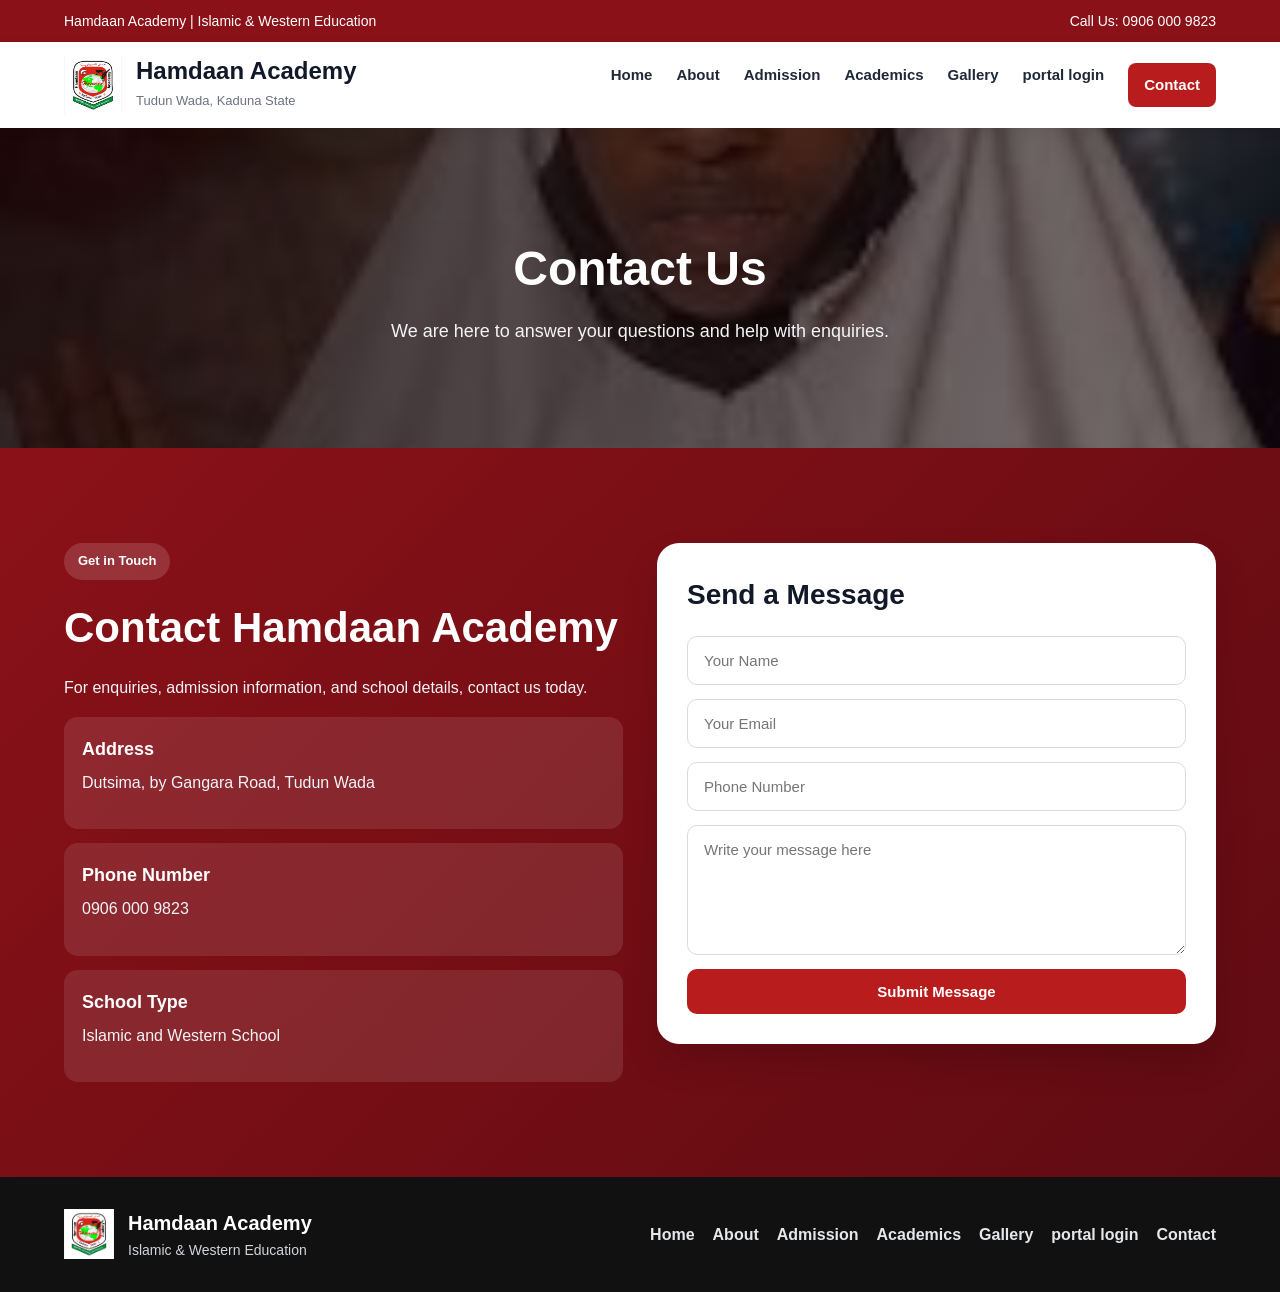
<file: contact.html>
<!DOCTYPE html>
<html lang="en">
<head>
  <meta charset="UTF-8">
  <meta name="viewport" content="width=device-width, initial-scale=1.0">
  <title>Hamdaan Academy | Contact</title>
  <link rel="stylesheet" href="style.css">
</head>
<body>

  <div class="top-bar">
    <div class="container top-bar-content">
      <p>Hamdaan Academy | Islamic & Western Education</p>
      <p>Call Us: 0906 000 9823</p>
    </div>
  </div>

  <header class="header">
    <div class="container navbar">
      <a href="index.html" class="brand">
        <img src="Hamdaan Academy.png" alt="Hamdaan Academy Logo">
        <div class="brand-text">
          <h1>Hamdaan Academy</h1>
          <span>Tudun Wada, Kaduna State</span>
        </div>
      </a>

      <nav class="nav-links">
        <a href="index.html">Home</a>
        <a href="about.html">About</a>
        <a href="admission.html">Admission</a>
        <a href="academics.html">Academics</a>
        <a href="gallery.html">Gallery</a>
        <a href="login.html">portal login</a>
        <a href="contact.html" class="active">Contact</a>
      </nav>

      <div class="menu-btn" onclick="toggleMenu()">☰</div>
    </div>

    <div class="mobile-menu" id="mobileMenu">
      <a href="index.html">Home</a>
      <a href="about.html">About</a>
      <a href="admission.html">Admission</a>
      <a href="academics.html">Academics</a>
      <a href="gallery.html">Gallery</a>
      <a href="contact.html">Contact</a>
    </div>
  </header>

  <section class="page-banner small-banner">
    <div class="page-overlay"></div>
    <div class="container page-banner-content">
      <h2>Contact Us</h2>
      <p>We are here to answer your questions and help with enquiries.</p>
    </div>
  </section>

  <section class="contact-section">
    <div class="container contact-grid">
      <div class="contact-info">
        <span class="contact-badge">Get in Touch</span>
        <h2>Contact Hamdaan Academy</h2>
        <p>For enquiries, admission information, and school details, contact us today.</p>

        <div class="contact-item">
          <h4>Address</h4>
          <p>Dutsima, by Gangara Road, Tudun Wada</p>
        </div>

        <div class="contact-item">
          <h4>Phone Number</h4>
          <p>0906 000 9823</p>
        </div>

        <div class="contact-item">
          <h4>School Type</h4>
          <p>Islamic and Western School</p>
        </div>
      </div>

      <div class="contact-form-card">
        <h3>Send a Message</h3>
        <form>
          <input type="text" placeholder="Your Name">
          <input type="email" placeholder="Your Email">
          <input type="text" placeholder="Phone Number">
          <textarea placeholder="Write your message here"></textarea>
          <button type="submit">Submit Message</button>
        </form>
      </div>
    </div>
  </section>

  <footer class="footer">
    <div class="container footer-content">
      <div class="footer-brand">
        <img src="Hamdaan Academy.png" alt="Hamdaan Academy Logo">
        <div>
          <h3>Hamdaan Academy</h3>
          <p>Islamic & Western Education</p>
        </div>
      </div>

      <div class="footer-links">
        <a href="index.html">Home</a>
        <a href="about.html">About</a>
        <a href="admission.html">Admission</a>
        <a href="academics.html">Academics</a>
        <a href="gallery.html">Gallery</a>
        <a href="login.html">portal login</a>
        <a href="contact.html">Contact</a>
      </div>
    </div>
  </footer>

  <script>
    function toggleMenu() {
      document.getElementById("mobileMenu").classList.toggle("show");
    }
  </script>

</body>
</html>
</file>
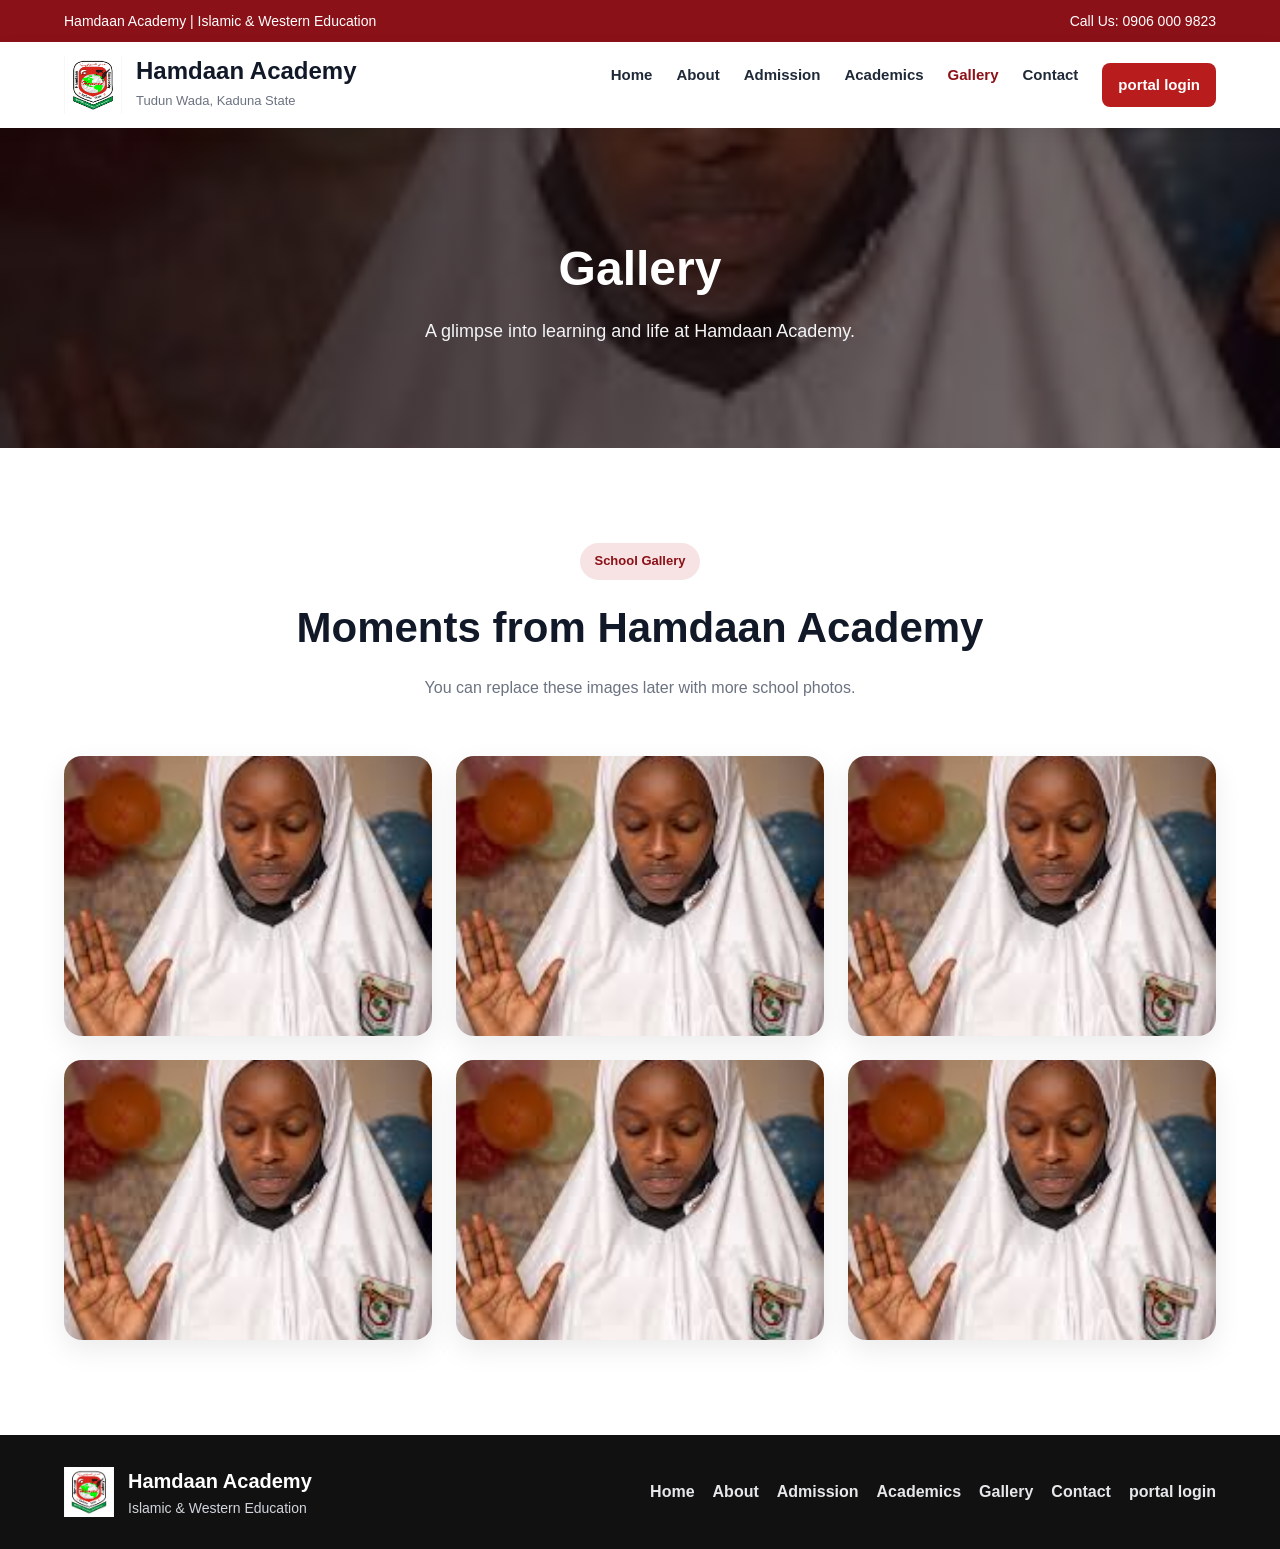
<file: gallery.html>
<!DOCTYPE html>
<html lang="en">
<head>
  <meta charset="UTF-8">
  <meta name="viewport" content="width=device-width, initial-scale=1.0">
  <title>Hamdaan Academy | Gallery</title>
  <link rel="stylesheet" href="style.css">
</head>
<body>

  <div class="top-bar">
    <div class="container top-bar-content">
      <p>Hamdaan Academy | Islamic & Western Education</p>
      <p>Call Us: 0906 000 9823</p>
    </div>
  </div>

  <header class="header">
    <div class="container navbar">
      <a href="index.html" class="brand">
        <img src="Hamdaan Academy.png" alt="Hamdaan Academy Logo">
        <div class="brand-text">
          <h1>Hamdaan Academy</h1>
          <span>Tudun Wada, Kaduna State</span>
        </div>
      </a>

      <nav class="nav-links">
        <a href="index.html">Home</a>
        <a href="about.html">About</a>
        <a href="admission.html">Admission</a>
        <a href="academics.html">Academics</a>
        <a href="gallery.html" class="active">Gallery</a>
        <a href="contact.html">Contact</a>
        <a href="login.html">portal login</a>
      </nav>

      <div class="menu-btn" onclick="toggleMenu()">☰</div>
    </div>

    <div class="mobile-menu" id="mobileMenu">
      <a href="index.html">Home</a>
      <a href="about.html">About</a>
      <a href="admission.html">Admission</a>
      <a href="academics.html">Academics</a>
      <a href="gallery.html">Gallery</a>
      <a href="contact.html">Contact</a>
    </div>
  </header>

  <section class="page-banner small-banner">
    <div class="page-overlay"></div>
    <div class="container page-banner-content">
      <h2>Gallery</h2>
      <p>A glimpse into learning and life at Hamdaan Academy.</p>
    </div>
  </section>

  <section class="section">
    <div class="container">
      <div class="section-header">
        <span class="section-badge">School Gallery</span>
        <h2>Moments from Hamdaan Academy</h2>
        <p>You can replace these images later with more school photos.</p>
      </div>

      <div class="gallery-grid">
        <div class="gallery-card"><img src="Hamdaan baground.jpg" alt="Gallery Image"></div>
        <div class="gallery-card"><img src="Hamdaan baground.jpg" alt="Gallery Image"></div>
        <div class="gallery-card"><img src="Hamdaan baground.jpg" alt="Gallery Image"></div>
        <div class="gallery-card"><img src="Hamdaan baground.jpg" alt="Gallery Image"></div>
        <div class="gallery-card"><img src="Hamdaan baground.jpg" alt="Gallery Image"></div>
        <div class="gallery-card"><img src="Hamdaan baground.jpg" alt="Gallery Image"></div>
      </div>
    </div>
  </section>

  <footer class="footer">
    <div class="container footer-content">
      <div class="footer-brand">
        <img src="Hamdaan Academy.png" alt="Hamdaan Academy Logo">
        <div>
          <h3>Hamdaan Academy</h3>
          <p>Islamic & Western Education</p>
        </div>
      </div>

      <div class="footer-links">
        <a href="index.html">Home</a>
        <a href="about.html">About</a>
        <a href="admission.html">Admission</a>
        <a href="academics.html">Academics</a>
        <a href="gallery.html">Gallery</a>
        <a href="contact.html">Contact</a>
        <a href="login.html">portal login</a>
      </div>
    </div>
  </footer>

  <script>
    function toggleMenu() {
      document.getElementById("mobileMenu").classList.toggle("show");
    }
  </script>

</body>
</html>
</file>
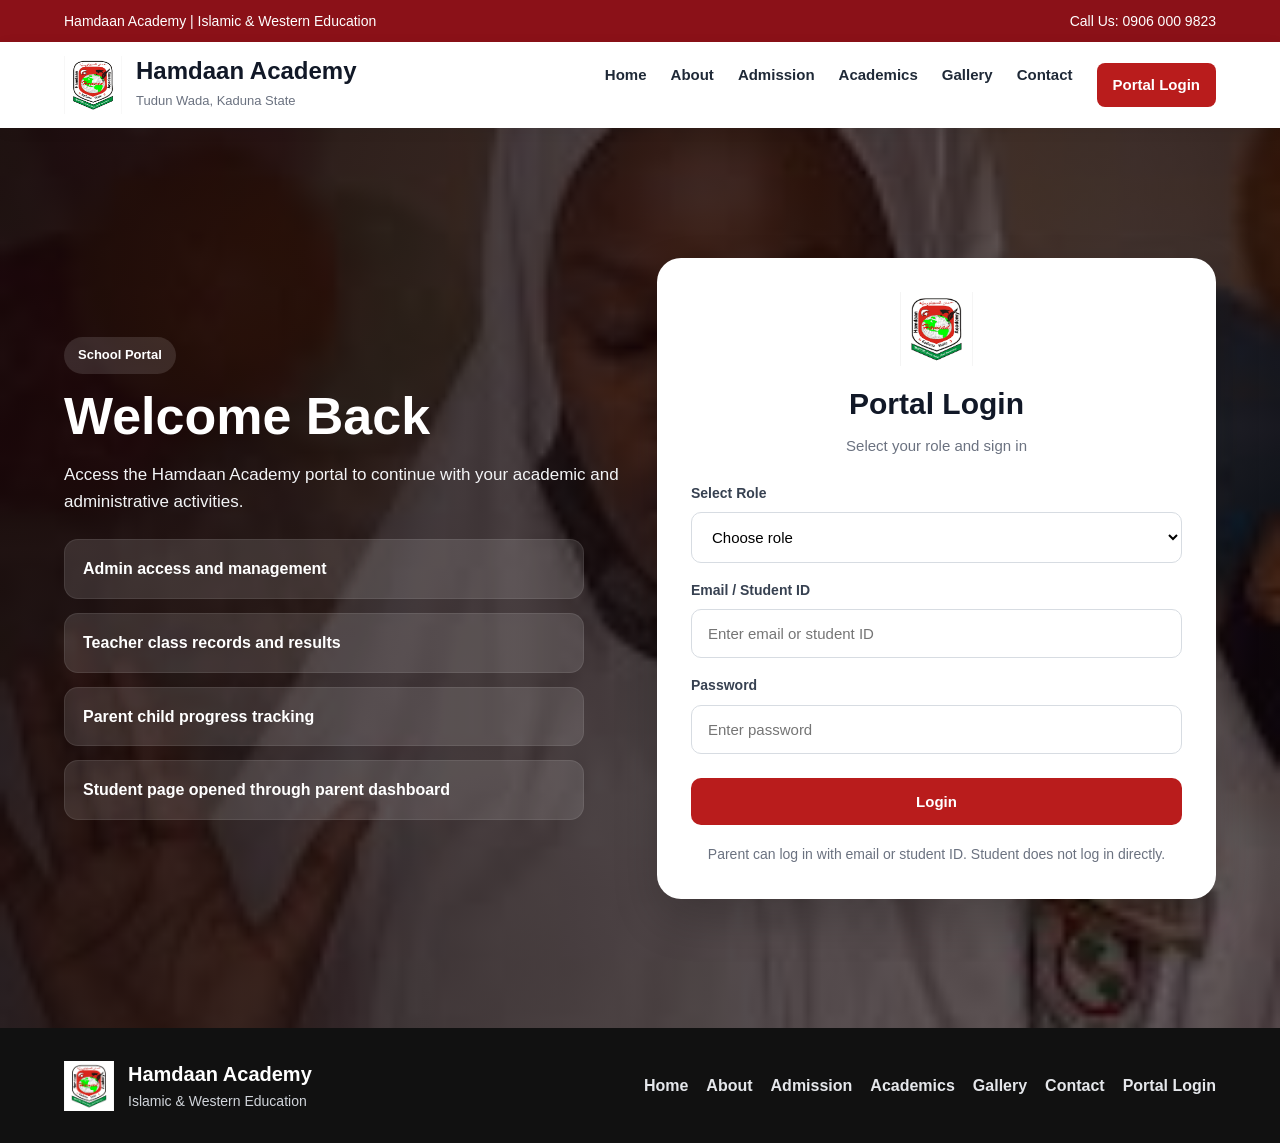
<file: login.html>
<!DOCTYPE html>
<html lang="en">
<head>
  <meta charset="UTF-8">
  <meta name="viewport" content="width=device-width, initial-scale=1.0">
  <title>Hamdaan Academy | Login</title>
  <link rel="stylesheet" href="style.css">
</head>
<body>

  <div class="top-bar">
    <div class="container top-bar-content">
      <p>Hamdaan Academy | Islamic & Western Education</p>
      <p>Call Us: 0906 000 9823</p>
    </div>
  </div>

  <header class="header">
    <div class="container navbar">
      <a href="index.html" class="brand">
        <img src="Hamdaan Academy.png" alt="Hamdaan Academy Logo">
        <div class="brand-text">
          <h1>Hamdaan Academy</h1>
          <span>Tudun Wada, Kaduna State</span>
        </div>
      </a>

      <nav class="nav-links">
        <a href="index.html">Home</a>
        <a href="about.html">About</a>
        <a href="admission.html">Admission</a>
        <a href="academics.html">Academics</a>
        <a href="gallery.html">Gallery</a>
        <a href="contact.html">Contact</a>
        <a href="login.html" class="active">Portal Login</a>
      </nav>

      <div class="menu-btn" onclick="toggleMenu()">☰</div>
    </div>

    <div class="mobile-menu" id="mobileMenu">
      <a href="index.html">Home</a>
      <a href="about.html">About</a>
      <a href="admission.html">Admission</a>
      <a href="academics.html">Academics</a>
      <a href="gallery.html">Gallery</a>
      <a href="contact.html">Contact</a>
      <a href="login.html">Portal Login</a>
    </div>
  </header>

  <section class="login-page">
    <div class="login-overlay"></div>

    <div class="container login-wrapper">
      <div class="login-info-card">
        <span class="portal-badge">School Portal</span>
        <h2>Welcome Back</h2>
        <p>
          Access the Hamdaan Academy portal to continue with your academic
          and administrative activities.
        </p>

        <div class="portal-points">
          <div class="portal-point">Admin access and management</div>
          <div class="portal-point">Teacher class records and results</div>
          <div class="portal-point">Parent child progress tracking</div>
          <div class="portal-point">Student page opened through parent dashboard</div>
        </div>
      </div>

      <div class="login-form-card">
        <div class="login-logo-box">
          <img src="Hamdaan Academy.png" alt="Hamdaan Academy Logo">
          <h3>Portal Login</h3>
          <p>Select your role and sign in</p>
        </div>

        <form id="loginForm">
          <div class="form-group">
            <label>Select Role</label>
            <select id="role">
              <option value="">Choose role</option>
              <option value="admin">Admin</option>
              <option value="teacher">Teacher</option>
              <option value="parent">Parent</option>
            </select>
          </div>

          <div class="form-group">
            <label>Email / Student ID</label>
            <input type="text" id="username" placeholder="Enter email or student ID">
          </div>

          <div class="form-group">
            <label>Password</label>
            <input type="password" id="password" placeholder="Enter password">
          </div>

          <button type="submit" class="login-btn">Login</button>
        </form>

        <p class="portal-note">
          Parent can log in with email or student ID. Student does not log in directly.
        </p>
      </div>
    </div>
  </section>

  <footer class="footer">
    <div class="container footer-content">
      <div class="footer-brand">
        <img src="Hamdaan Academy.png" alt="Hamdaan Academy Logo">
        <div>
          <h3>Hamdaan Academy</h3>
          <p>Islamic & Western Education</p>
        </div>
      </div>

      <div class="footer-links">
        <a href="index.html">Home</a>
        <a href="about.html">About</a>
        <a href="admission.html">Admission</a>
        <a href="academics.html">Academics</a>
        <a href="gallery.html">Gallery</a>
        <a href="contact.html">Contact</a>
        <a href="login.html">Portal Login</a>
      </div>
    </div>
  </footer>

  <script>
    function toggleMenu() {
      document.getElementById("mobileMenu").classList.toggle("show");
    }

    document.getElementById("loginForm").addEventListener("submit", function(event) {
      event.preventDefault();

      var role = document.getElementById("role").value;
      var username = document.getElementById("username").value.trim();
      var password = document.getElementById("password").value.trim();

      if (role === "" || username === "" || password === "") {
        alert("Please fill all fields.");
        return;
      }

      if (role === "admin") {
        window.location.href = "admin-dashboard.html";
      } else if (role === "teacher") {
        window.location.href = "teacher-dashboard.html";
      } else if (role === "parent") {
        window.location.href = "parent-dashboard.html";
      }
    });
  </script>

</body>
</html>
</file>
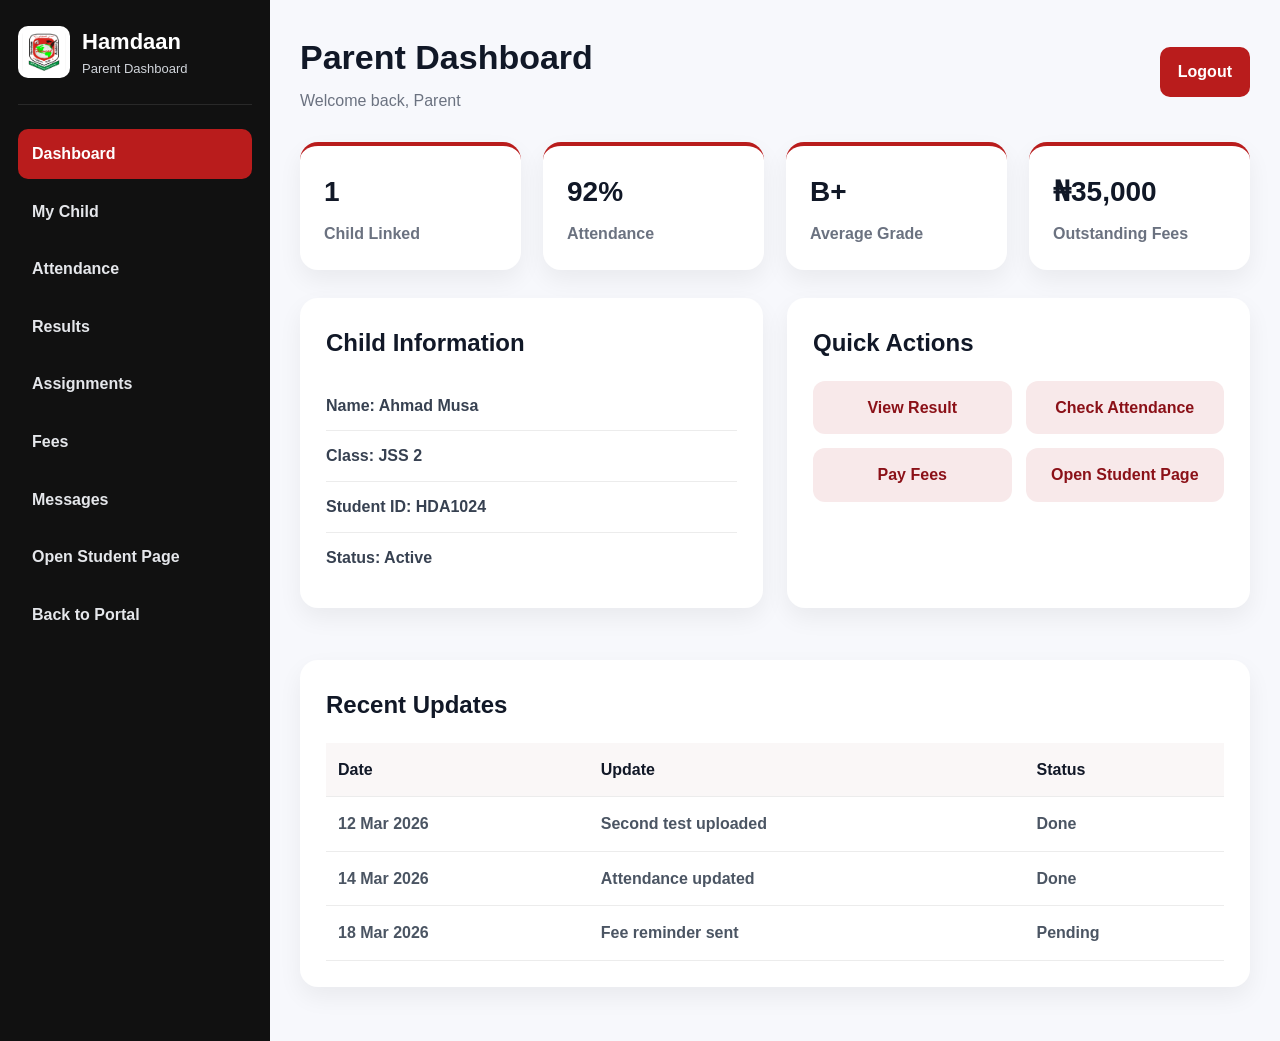
<file: parent-dashboard.html>
<!DOCTYPE html>
<html lang="en">
<head>
  <meta charset="UTF-8">
  <meta name="viewport" content="width=device-width, initial-scale=1.0">
  <title>Hamdaan Academy | Parent Dashboard</title>
  <link rel="stylesheet" href="style.css">
</head>
<body>

<section class="dashboard-layout">

  <aside class="sidebar">
    <div class="sidebar-brand">
      <img src="Hamdaan Academy.png" alt="Hamdaan Academy Logo">
      <div>
        <h2>Hamdaan</h2>
        <p>Parent Dashboard</p>
      </div>
    </div>

    <nav class="sidebar-links">
      <a href="#" class="active">Dashboard</a>
      <a href="#">My Child</a>
      <a href="#">Attendance</a>
      <a href="#">Results</a>
      <a href="#">Assignments</a>
      <a href="#">Fees</a>
      <a href="#">Messages</a>
      <a href="student-dashboard.html">Open Student Page</a>
      <a href="portal.html">Back to Portal</a>
    </nav>
  </aside>

  <main class="dashboard-main">
    <div class="dashboard-top">
      <div>
        <h1>Parent Dashboard</h1>
        <p>Welcome back, Parent</p>
      </div>
      <a href="login.html" class="dashboard-btn">Logout</a>
    </div>

    <div class="dashboard-cards">
      <div class="dash-card">
        <h3>1</h3>
        <p>Child Linked</p>
      </div>
      <div class="dash-card">
        <h3>92%</h3>
        <p>Attendance</p>
      </div>
      <div class="dash-card">
        <h3>B+</h3>
        <p>Average Grade</p>
      </div>
      <div class="dash-card">
        <h3>₦35,000</h3>
        <p>Outstanding Fees</p>
      </div>
    </div>

    <div class="dashboard-grid-two">
      <div class="dashboard-panel">
        <h3>Child Information</h3>
        <ul class="dashboard-list">
          <li>Name: Ahmad Musa</li>
          <li>Class: JSS 2</li>
          <li>Student ID: HDA1024</li>
          <li>Status: Active</li>
        </ul>
      </div>

      <div class="dashboard-panel">
        <h3>Quick Actions</h3>
        <div class="quick-actions">
          <a href="#">View Result</a>
          <a href="#">Check Attendance</a>
          <a href="#">Pay Fees</a>
          <a href="student-dashboard.html">Open Student Page</a>
        </div>
      </div>
    </div>

    <div class="dashboard-panel">
      <h3>Recent Updates</h3>
      <table class="dashboard-table">
        <tr>
          <th>Date</th>
          <th>Update</th>
          <th>Status</th>
        </tr>
        <tr>
          <td>12 Mar 2026</td>
          <td>Second test uploaded</td>
          <td>Done</td>
        </tr>
        <tr>
          <td>14 Mar 2026</td>
          <td>Attendance updated</td>
          <td>Done</td>
        </tr>
        <tr>
          <td>18 Mar 2026</td>
          <td>Fee reminder sent</td>
          <td>Pending</td>
        </tr>
      </table>
    </div>
  </main>

</section>

</body>
</html>
</file>
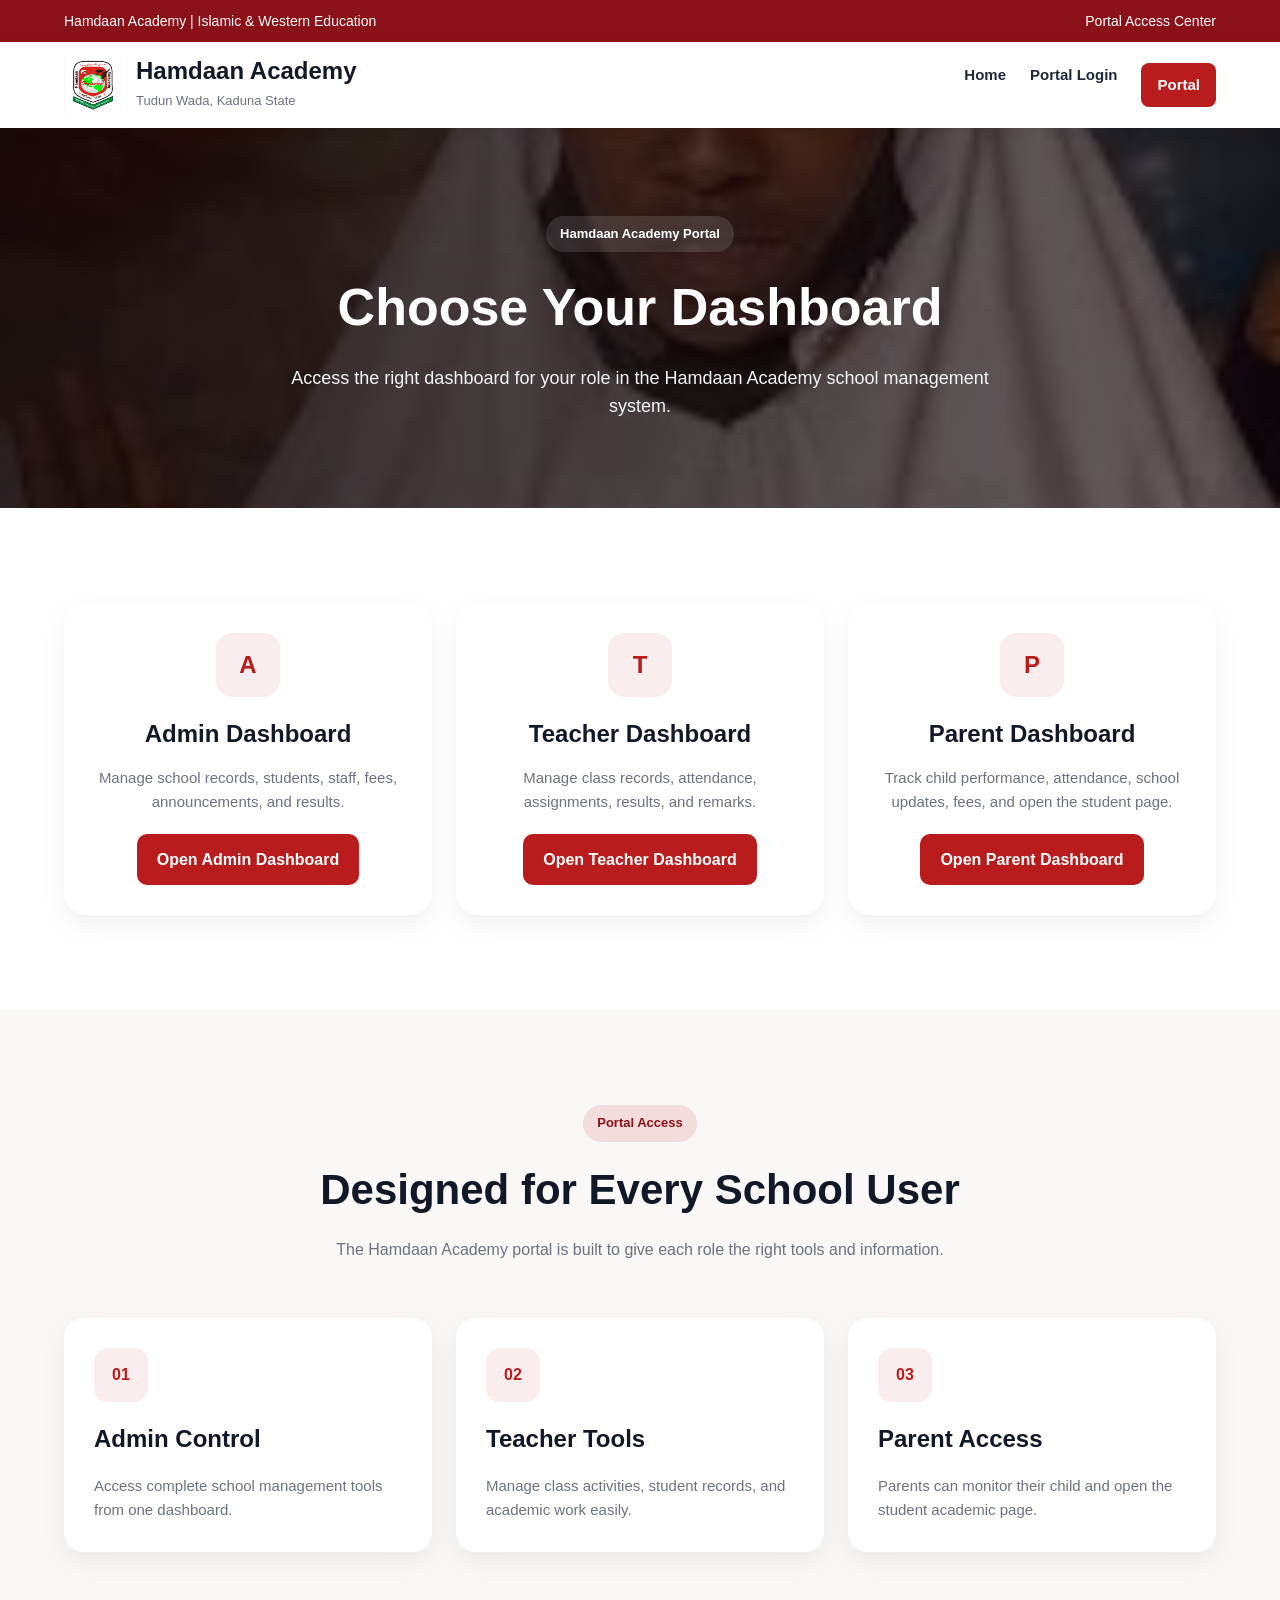
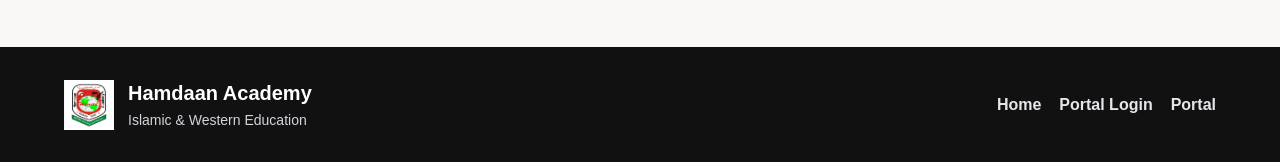
<file: portal.html>
<!DOCTYPE html>
<html lang="en">
<head>
  <meta charset="UTF-8">
  <meta name="viewport" content="width=device-width, initial-scale=1.0">
  <title>Hamdaan Academy | Portal</title>
  <link rel="stylesheet" href="style.css">
</head>
<body>

  <div class="top-bar">
    <div class="container top-bar-content">
      <p>Hamdaan Academy | Islamic & Western Education</p>
      <p>Portal Access Center</p>
    </div>
  </div>

  <header class="header">
    <div class="container navbar">
      <a href="index.html" class="brand">
        <img src="Hamdaan Academy.png" alt="Hamdaan Academy Logo">
        <div class="brand-text">
          <h1>Hamdaan Academy</h1>
          <span>Tudun Wada, Kaduna State</span>
        </div>
      </a>

      <nav class="nav-links">
        <a href="index.html">Home</a>
        <a href="login.html">Portal Login</a>
        <a href="portal.html" class="active">Portal</a>
      </nav>

      <div class="menu-btn" onclick="toggleMenu()">☰</div>
    </div>

    <div class="mobile-menu" id="mobileMenu">
      <a href="index.html">Home</a>
      <a href="login.html">Portal Login</a>
      <a href="portal.html">Portal</a>
    </div>
  </header>

  <section class="portal-page-banner">
    <div class="portal-page-overlay"></div>

    <div class="container portal-page-content">
      <span class="portal-badge white-badge">Hamdaan Academy Portal</span>
      <h2>Choose Your Dashboard</h2>
      <p>
        Access the right dashboard for your role in the Hamdaan Academy school management system.
      </p>
    </div>
  </section>

  <section class="section">
    <div class="container">
      <div class="portal-grid portal-grid-three">
        <div class="portal-card">
          <div class="portal-icon">A</div>
          <h3>Admin Dashboard</h3>
          <p>Manage school records, students, staff, fees, announcements, and results.</p>
          <a href="admin-dashboard.html" class="portal-link-btn">Open Admin Dashboard</a>
        </div>

        <div class="portal-card">
          <div class="portal-icon">T</div>
          <h3>Teacher Dashboard</h3>
          <p>Manage class records, attendance, assignments, results, and remarks.</p>
          <a href="teacher-dashboard.html" class="portal-link-btn">Open Teacher Dashboard</a>
        </div>

        <div class="portal-card">
          <div class="portal-icon">P</div>
          <h3>Parent Dashboard</h3>
          <p>Track child performance, attendance, school updates, fees, and open the student page.</p>
          <a href="parent-dashboard.html" class="portal-link-btn">Open Parent Dashboard</a>
        </div>
      </div>
    </div>
  </section>

  <section class="section light-section">
    <div class="container">
      <div class="section-header">
        <span class="section-badge">Portal Access</span>
        <h2>Designed for Every School User</h2>
        <p>
          The Hamdaan Academy portal is built to give each role the right tools and information.
        </p>
      </div>

      <div class="features-grid portal-grid-three">
        <div class="feature-card">
          <div class="feature-number">01</div>
          <h3>Admin Control</h3>
          <p>Access complete school management tools from one dashboard.</p>
        </div>

        <div class="feature-card">
          <div class="feature-number">02</div>
          <h3>Teacher Tools</h3>
          <p>Manage class activities, student records, and academic work easily.</p>
        </div>

        <div class="feature-card">
          <div class="feature-number">03</div>
          <h3>Parent Access</h3>
          <p>Parents can monitor their child and open the student academic page.</p>
        </div>
      </div>
    </div>
  </section>

  <footer class="footer">
    <div class="container footer-content">
      <div class="footer-brand">
        <img src="Hamdaan Academy.png" alt="Hamdaan Academy Logo">
        <div>
          <h3>Hamdaan Academy</h3>
          <p>Islamic & Western Education</p>
        </div>
      </div>

      <div class="footer-links">
        <a href="index.html">Home</a>
        <a href="login.html">Portal Login</a>
        <a href="portal.html">Portal</a>
      </div>
    </div>
  </footer>

  <script>
    function toggleMenu() {
      document.getElementById("mobileMenu").classList.toggle("show");
    }
  </script>

</body>
</html>
</file>
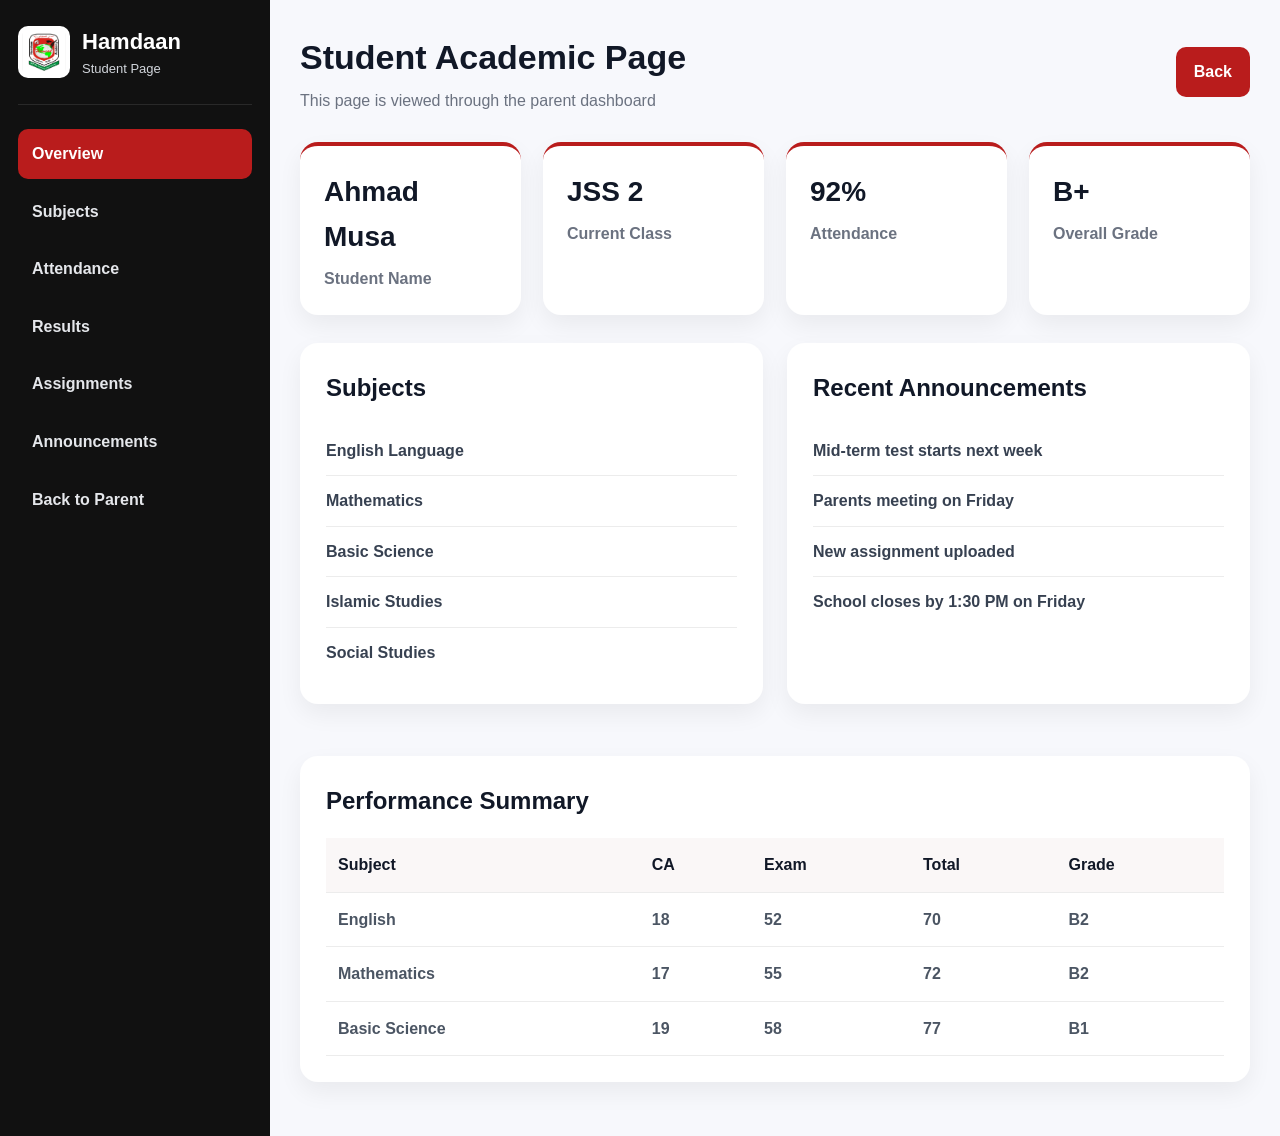
<file: student-dashboard.html>
<!DOCTYPE html>
<html lang="en">
<head>
  <meta charset="UTF-8">
  <meta name="viewport" content="width=device-width, initial-scale=1.0">
  <title>Hamdaan Academy | Student Page</title>
  <link rel="stylesheet" href="style.css">
</head>
<body>

<section class="dashboard-layout">

  <aside class="sidebar">
    <div class="sidebar-brand">
      <img src="Hamdaan Academy.png" alt="Hamdaan Academy Logo">
      <div>
        <h2>Hamdaan</h2>
        <p>Student Page</p>
      </div>
    </div>

    <nav class="sidebar-links">
      <a href="#" class="active">Overview</a>
      <a href="#">Subjects</a>
      <a href="#">Attendance</a>
      <a href="#">Results</a>
      <a href="#">Assignments</a>
      <a href="#">Announcements</a>
      <a href="parent-dashboard.html">Back to Parent</a>
    </nav>
  </aside>

  <main class="dashboard-main">
    <div class="dashboard-top">
      <div>
        <h1>Student Academic Page</h1>
        <p>This page is viewed through the parent dashboard</p>
      </div>
      <a href="parent-dashboard.html" class="dashboard-btn">Back</a>
    </div>

    <div class="dashboard-cards">
      <div class="dash-card">
        <h3>Ahmad Musa</h3>
        <p>Student Name</p>
      </div>
      <div class="dash-card">
        <h3>JSS 2</h3>
        <p>Current Class</p>
      </div>
      <div class="dash-card">
        <h3>92%</h3>
        <p>Attendance</p>
      </div>
      <div class="dash-card">
        <h3>B+</h3>
        <p>Overall Grade</p>
      </div>
    </div>

    <div class="dashboard-grid-two">
      <div class="dashboard-panel">
        <h3>Subjects</h3>
        <ul class="dashboard-list">
          <li>English Language</li>
          <li>Mathematics</li>
          <li>Basic Science</li>
          <li>Islamic Studies</li>
          <li>Social Studies</li>
        </ul>
      </div>

      <div class="dashboard-panel">
        <h3>Recent Announcements</h3>
        <ul class="dashboard-list">
          <li>Mid-term test starts next week</li>
          <li>Parents meeting on Friday</li>
          <li>New assignment uploaded</li>
          <li>School closes by 1:30 PM on Friday</li>
        </ul>
      </div>
    </div>

    <div class="dashboard-panel">
      <h3>Performance Summary</h3>
      <table class="dashboard-table">
        <tr>
          <th>Subject</th>
          <th>CA</th>
          <th>Exam</th>
          <th>Total</th>
          <th>Grade</th>
        </tr>
        <tr>
          <td>English</td>
          <td>18</td>
          <td>52</td>
          <td>70</td>
          <td>B2</td>
        </tr>
        <tr>
          <td>Mathematics</td>
          <td>17</td>
          <td>55</td>
          <td>72</td>
          <td>B2</td>
        </tr>
        <tr>
          <td>Basic Science</td>
          <td>19</td>
          <td>58</td>
          <td>77</td>
          <td>B1</td>
        </tr>
      </table>
    </div>
  </main>

</section>

</body>
</html>
</file>
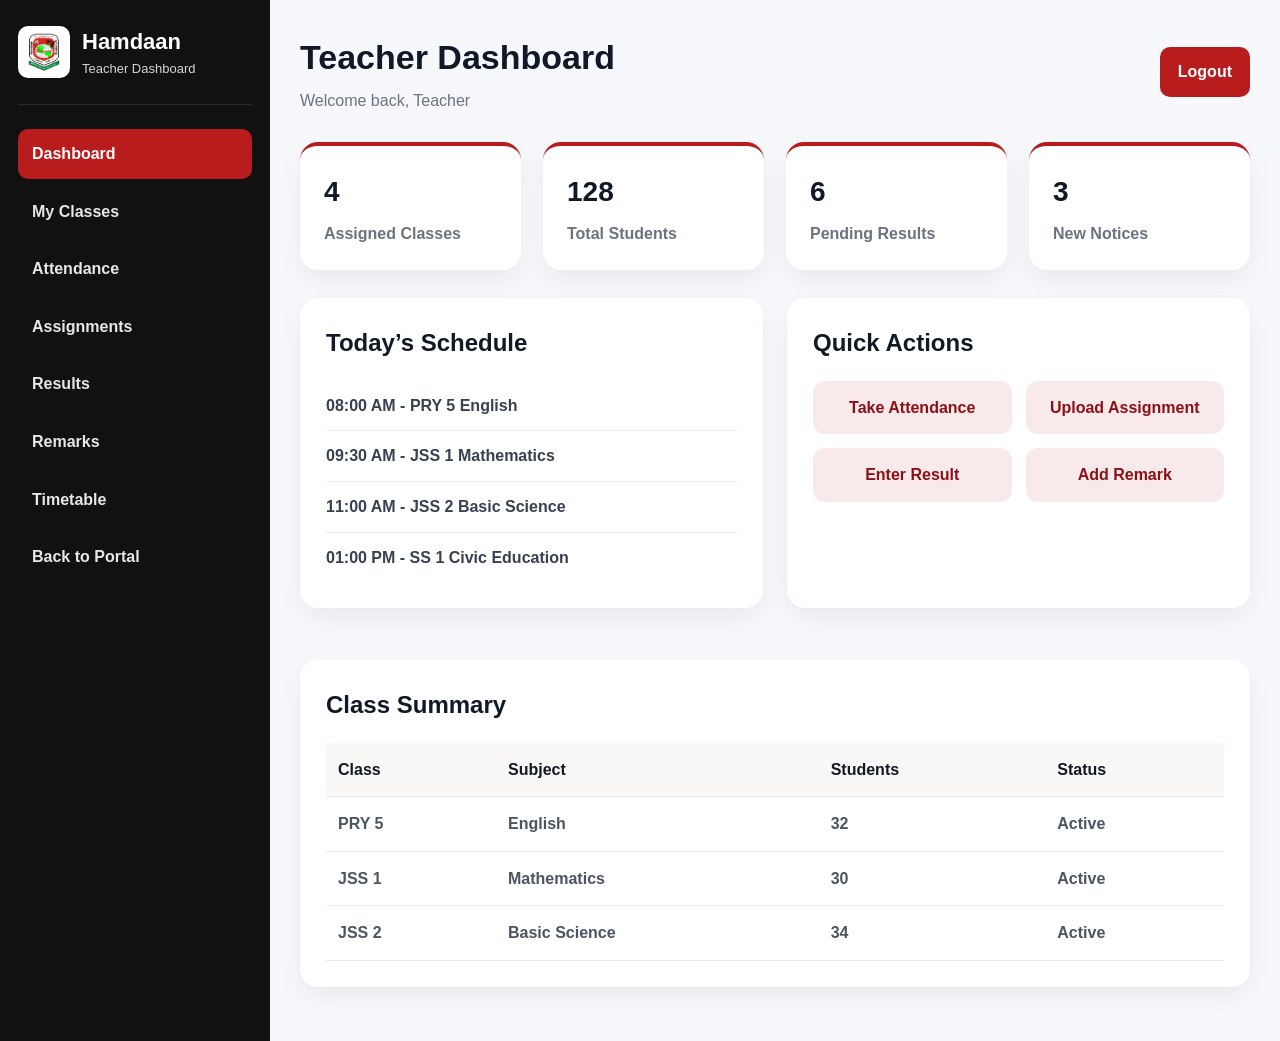
<file: teacher-dashboard.html>
<!DOCTYPE html>
<html lang="en">
<head>
  <meta charset="UTF-8">
  <meta name="viewport" content="width=device-width, initial-scale=1.0">
  <title>Hamdaan Academy | Teacher Dashboard</title>
  <link rel="stylesheet" href="style.css">
</head>
<body>

<section class="dashboard-layout">

  <aside class="sidebar">
    <div class="sidebar-brand">
      <img src="Hamdaan Academy.png" alt="Hamdaan Academy Logo">
      <div>
        <h2>Hamdaan</h2>
        <p>Teacher Dashboard</p>
      </div>
    </div>

    <nav class="sidebar-links">
      <a href="#" class="active">Dashboard</a>
      <a href="#">My Classes</a>
      <a href="#">Attendance</a>
      <a href="#">Assignments</a>
      <a href="#">Results</a>
      <a href="#">Remarks</a>
      <a href="#">Timetable</a>
      <a href="portal.html">Back to Portal</a>
    </nav>
  </aside>

  <main class="dashboard-main">
    <div class="dashboard-top">
      <div>
        <h1>Teacher Dashboard</h1>
        <p>Welcome back, Teacher</p>
      </div>
      <a href="login.html" class="dashboard-btn">Logout</a>
    </div>

    <div class="dashboard-cards">
      <div class="dash-card">
        <h3>4</h3>
        <p>Assigned Classes</p>
      </div>
      <div class="dash-card">
        <h3>128</h3>
        <p>Total Students</p>
      </div>
      <div class="dash-card">
        <h3>6</h3>
        <p>Pending Results</p>
      </div>
      <div class="dash-card">
        <h3>3</h3>
        <p>New Notices</p>
      </div>
    </div>

    <div class="dashboard-grid-two">
      <div class="dashboard-panel">
        <h3>Today’s Schedule</h3>
        <ul class="dashboard-list">
          <li>08:00 AM - PRY 5 English</li>
          <li>09:30 AM - JSS 1 Mathematics</li>
          <li>11:00 AM - JSS 2 Basic Science</li>
          <li>01:00 PM - SS 1 Civic Education</li>
        </ul>
      </div>

      <div class="dashboard-panel">
        <h3>Quick Actions</h3>
        <div class="quick-actions">
          <a href="#">Take Attendance</a>
          <a href="#">Upload Assignment</a>
          <a href="#">Enter Result</a>
          <a href="#">Add Remark</a>
        </div>
      </div>
    </div>

    <div class="dashboard-panel">
      <h3>Class Summary</h3>
      <table class="dashboard-table">
        <tr>
          <th>Class</th>
          <th>Subject</th>
          <th>Students</th>
          <th>Status</th>
        </tr>
        <tr>
          <td>PRY 5</td>
          <td>English</td>
          <td>32</td>
          <td>Active</td>
        </tr>
        <tr>
          <td>JSS 1</td>
          <td>Mathematics</td>
          <td>30</td>
          <td>Active</td>
        </tr>
        <tr>
          <td>JSS 2</td>
          <td>Basic Science</td>
          <td>34</td>
          <td>Active</td>
        </tr>
      </table>
    </div>
  </main>

</section>

</body>
</html>
</file>
<file: style.css>
* {
  margin: 0;
  padding: 0;
  box-sizing: border-box;
  font-family: Arial, sans-serif;
}

html {
  scroll-behavior: smooth;
}

body {
  background: #ffffff;
  color: #1f2937;
  line-height: 1.6;
}

img {
  max-width: 100%;
  display: block;
}

a {
  text-decoration: none;
}

.container {
  width: 90%;
  max-width: 1180px;
  margin: auto;
}

/* TOP BAR */
.top-bar {
  background: #8b1118;
  color: white;
  font-size: 14px;
  padding: 10px 0;
}

.top-bar-content {
  display: flex;
  justify-content: space-between;
  gap: 20px;
  flex-wrap: wrap;
}

/* HEADER */
.header {
  background: #ffffff;
  box-shadow: 0 3px 14px rgba(0, 0, 0, 0.06);
  position: sticky;
  top: 0;
  z-index: 1000;
}

.navbar {
  min-height: 86px;
  display: flex;
  justify-content: space-between;
  align-items: center;
}

.brand {
  display: flex;
  align-items: center;
  gap: 14px;
  color: #111827;
}

.brand img {
  width: 58px;
  height: 58px;
  object-fit: contain;
}

.brand-text h1 {
  font-size: 24px;
  line-height: 1.1;
  margin-bottom: 3px;
  color: #111827;
}

.brand-text span {
  font-size: 13px;
  color: #6b7280;
}

.nav-links {
  display: flex;
  gap: 28px;
}

.nav-links a {
  color: #1f2937;
  font-weight: 700;
  font-size: 15px;
  transition: 0.3s;
  position: relative;
}

.nav-links a:hover {
  color: #8b1118;
}

.menu-btn {
  display: none;
  font-size: 28px;
  color: #8b1118;
  cursor: pointer;
}

.mobile-menu {
  display: none;
  background: #ffffff;
  border-top: 1px solid #ececec;
}

.mobile-menu a {
  display: block;
  padding: 14px 5%;
  color: #1f2937;
  border-bottom: 1px solid #f1f1f1;
  font-weight: 700;
}

/* HERO */
.hero {
  position: relative;
  min-height: 92vh;
  background: url("Hamdaan baground.jpg") center center/cover no-repeat;
  display: flex;
  align-items: center;
}

.hero-overlay {
  position: absolute;
  inset: 0;
  background: linear-gradient(to right, rgba(20, 8, 10, 0.85), rgba(20, 8, 10, 0.55));
}

.hero-content {
  position: relative;
  z-index: 2;
  display: grid;
  grid-template-columns: 1.3fr 0.7fr;
  gap: 30px;
  align-items: center;
  padding: 90px 0;
}

.hero-text {
  color: white;
  max-width: 760px;
}

.hero-badge {
  display: inline-block;
  background: rgba(255, 255, 255, 0.12);
  color: white;
  padding: 8px 14px;
  border-radius: 40px;
  font-size: 14px;
  margin-bottom: 18px;
  font-weight: 700;
}

.hero-text h2 {
  font-size: 58px;
  line-height: 1.08;
  margin-bottom: 20px;
  font-weight: 800;
}

.hero-text p {
  font-size: 18px;
  color: #f3f4f6;
  margin-bottom: 28px;
  max-width: 680px;
}

.hero-buttons {
  display: flex;
  gap: 14px;
  flex-wrap: wrap;
  margin-bottom: 30px;
}

.btn {
  display: inline-block;
  padding: 14px 24px;
  border-radius: 10px;
  font-weight: 700;
  transition: 0.3s;
}

.btn-primary {
  background: #b91c1c;
  color: white;
}

.btn-primary:hover {
  background: #991b1b;
}

.btn-secondary {
  border: 2px solid white;
  color: white;
}

.btn-secondary:hover {
  background: white;
  color: #8b1118;
}

.hero-stats {
  display: grid;
  grid-template-columns: repeat(3, 1fr);
  gap: 16px;
  max-width: 700px;
}

.stat-card {
  background: rgba(255, 255, 255, 0.12);
  backdrop-filter: blur(6px);
  border: 1px solid rgba(255,255,255,0.08);
  border-radius: 16px;
  padding: 18px;
}

.stat-card h3 {
  font-size: 24px;
  margin-bottom: 4px;
}

.stat-card p {
  font-size: 14px;
  color: #f3f4f6;
  margin: 0;
}

/* HERO SIDE CARD */
.hero-side-card {
  background: white;
  border-radius: 22px;
  padding: 28px;
  box-shadow: 0 20px 45px rgba(0, 0, 0, 0.18);
}

.hero-side-card h3 {
  font-size: 28px;
  color: #8b1118;
  margin-bottom: 20px;
}

.side-item {
  border-bottom: 1px solid #e5e7eb;
  padding: 16px 0;
}

.side-item:last-child {
  border-bottom: none;
}

.side-item h4 {
  color: #111827;
  font-size: 20px;
  margin-bottom: 6px;
}

.side-item p {
  color: #6b7280;
  font-weight: 700;
}

/* GENERAL SECTIONS */
.section {
  padding: 95px 0;
}

.light-section {
  background: #faf7f7;
}

.section-header {
  text-align: center;
  max-width: 760px;
  margin: 0 auto 55px;
}

.section-badge {
  display: inline-block;
  background: rgba(139, 17, 24, 0.08);
  color: #8b1118;
  padding: 8px 14px;
  border-radius: 40px;
  font-size: 13px;
  font-weight: 700;
  margin-bottom: 14px;
}

.section-header h2 {
  font-size: 42px;
  color: #111827;
  margin-bottom: 14px;
}

.section-header p {
  font-size: 16px;
  color: #6b7280;
}

/* ABOUT */
.about-grid {
  display: grid;
  grid-template-columns: 1fr 1fr;
  gap: 38px;
  align-items: center;
}

.about-image img {
  width: 100%;
  height: 540px;
  object-fit: cover;
  border-radius: 22px;
  box-shadow: 0 18px 40px rgba(0, 0, 0, 0.12);
}

.about-content h3 {
  font-size: 34px;
  color: #111827;
  margin-bottom: 16px;
}

.about-content p {
  color: #4b5563;
  margin-bottom: 14px;
  font-size: 16px;
}

.about-features {
  display: grid;
  grid-template-columns: 1fr 1fr;
  gap: 14px;
  margin-top: 24px;
}

.about-box {
  background: white;
  border-left: 4px solid #b91c1c;
  border-radius: 12px;
  padding: 16px;
  font-weight: 700;
  color: #374151;
  box-shadow: 0 8px 20px rgba(0, 0, 0, 0.05);
}

/* CLASSES */
.classes-grid {
  display: grid;
  grid-template-columns: repeat(3, 1fr);
  gap: 24px;
}

.class-card {
  background: white;
  border-radius: 20px;
  padding: 30px;
  box-shadow: 0 10px 28px rgba(0, 0, 0, 0.06);
  border-top: 4px solid #b91c1c;
}

.class-card h3 {
  color: #8b1118;
  font-size: 25px;
  margin-bottom: 18px;
}

.class-card ul {
  list-style: none;
}

.class-card ul li {
  padding: 12px 0;
  border-bottom: 1px solid #ececec;
  font-weight: 700;
  color: #374151;
}

.class-card ul li:last-child {
  border-bottom: none;
}

/* FEATURES */
.features-grid {
  display: grid;
  grid-template-columns: repeat(4, 1fr);
  gap: 24px;
}

.feature-card {
  background: white;
  border-radius: 20px;
  padding: 30px 24px;
  box-shadow: 0 10px 28px rgba(0, 0, 0, 0.06);
  transition: 0.3s;
}

.feature-card:hover {
  transform: translateY(-6px);
}

.feature-number {
  width: 54px;
  height: 54px;
  border-radius: 14px;
  background: rgba(185, 28, 28, 0.08);
  color: #b91c1c;
  display: flex;
  align-items: center;
  justify-content: center;
  font-weight: 800;
  margin-bottom: 18px;
}

.feature-card h3 {
  font-size: 22px;
  margin-bottom: 12px;
  color: #111827;
}

.feature-card p {
  color: #6b7280;
  font-size: 15px;
}

/* CONTACT */
.contact-section {
  background: linear-gradient(135deg, #8b1118, #5f0b12);
  color: white;
  padding: 95px 0;
}

.contact-grid {
  display: grid;
  grid-template-columns: 1fr 1fr;
  gap: 34px;
  align-items: start;
}

.contact-badge {
  display: inline-block;
  background: rgba(255,255,255,0.14);
  padding: 8px 14px;
  border-radius: 40px;
  font-size: 13px;
  font-weight: 700;
  margin-bottom: 14px;
}

.contact-info h2 {
  font-size: 42px;
  margin-bottom: 14px;
}

.contact-info p {
  color: #f3f4f6;
  margin-bottom: 16px;
}

.contact-item {
  background: rgba(255,255,255,0.10);
  padding: 18px;
  border-radius: 14px;
  margin-top: 14px;
}

.contact-item h4 {
  margin-bottom: 6px;
  font-size: 18px;
}

.contact-form-card {
  background: white;
  color: #111827;
  border-radius: 22px;
  padding: 30px;
  box-shadow: 0 18px 35px rgba(0,0,0,0.15);
}

.contact-form-card h3 {
  font-size: 28px;
  margin-bottom: 18px;
}

.contact-form-card form {
  display: grid;
  gap: 14px;
}

.contact-form-card input,
.contact-form-card textarea {
  width: 100%;
  padding: 15px 16px;
  border: 1px solid #d7dce2;
  border-radius: 10px;
  outline: none;
  font-size: 15px;
}

.contact-form-card textarea {
  resize: vertical;
  min-height: 130px;
}

.contact-form-card button {
  background: #b91c1c;
  color: white;
  border: none;
  border-radius: 10px;
  padding: 14px;
  font-size: 15px;
  font-weight: 700;
  cursor: pointer;
}

.contact-form-card button:hover {
  background: #991b1b;
}

/* FOOTER */
.footer {
  background: #111111;
  color: white;
  padding: 30px 0;
}

.footer-content {
  display: flex;
  justify-content: space-between;
  align-items: center;
  gap: 20px;
  flex-wrap: wrap;
}

.footer-brand {
  display: flex;
  align-items: center;
  gap: 14px;
}

.footer-brand img {
  width: 50px;
  height: 50px;
  object-fit: contain;
}

.footer-brand h3 {
  font-size: 20px;
}

.footer-brand p {
  color: #d1d5db;
  font-size: 14px;
}

/* RESPONSIVE */
@media (max-width: 1100px) {
  .hero-content,
  .about-grid,
  .contact-grid,
  .classes-grid,
  .features-grid {
    grid-template-columns: 1fr 1fr;
  }

  .features-grid {
    grid-template-columns: repeat(2, 1fr);
  }

  .hero-text h2 {
    font-size: 46px;
  }
}

@media (max-width: 768px) {
  .nav-links {
    display: none;
  }

  .menu-btn {
    display: block;
  }

  .mobile-menu.show {
    display: block;
  }

  .hero-content,
  .about-grid,
  .contact-grid,
  .classes-grid,
  .features-grid,
  .hero-stats,
  .about-features {
    grid-template-columns: 1fr;
  }

  .hero {
    min-height: auto;
  }

  .hero-content {
    padding: 65px 0;
  }

  .hero-text h2 {
    font-size: 34px;
  }

  .hero-text p {
    font-size: 16px;
  }

  .section-header h2,
  .contact-info h2 {
    font-size: 30px;
  }

  .about-image img {
    height: 380px;
  }

  .top-bar-content {
    flex-direction: column;
    gap: 5px;
  }

  .brand img {
    width: 48px;
    height: 48px;
  }

  .brand-text h1 {
    font-size: 18px;
  }

  .brand-text span {
    font-size: 12px;
  }
}

* {
  margin: 0;
  padding: 0;
  box-sizing: border-box;
  font-family: Arial, sans-serif;
}

html {
  scroll-behavior: smooth;
}

body {
  background: #ffffff;
  color: #1f2937;
  line-height: 1.6;
}

img {
  max-width: 100%;
  display: block;
}

a {
  text-decoration: none;
}

.container {
  width: 90%;
  max-width: 1180px;
  margin: auto;
}

/* TOP BAR */
.top-bar {
  background: #8b1118;
  color: white;
  font-size: 14px;
  padding: 10px 0;
}

.top-bar-content {
  display: flex;
  justify-content: space-between;
  gap: 20px;
  flex-wrap: wrap;
}

/* HEADER */
.header {
  background: #ffffff;
  box-shadow: 0 3px 14px rgba(0, 0, 0, 0.06);
  position: sticky;
  top: 0;
  z-index: 1000;
}

.navbar {
  min-height: 86px;
  display: flex;
  justify-content: space-between;
  align-items: center;
}

.brand {
  display: flex;
  align-items: center;
  gap: 14px;
  color: #111827;
}

.brand img {
  width: 58px;
  height: 58px;
  object-fit: contain;
}

.brand-text h1 {
  font-size: 24px;
  line-height: 1.1;
  margin-bottom: 3px;
  color: #111827;
}

.brand-text span {
  font-size: 13px;
  color: #6b7280;
}

.nav-links {
  display: flex;
  gap: 24px;
}

.nav-links a {
  color: #1f2937;
  font-weight: 700;
  font-size: 15px;
  transition: 0.3s;
}

.nav-links a:hover,
.nav-links a.active {
  color: #8b1118;
}

.menu-btn {
  display: none;
  font-size: 28px;
  color: #8b1118;
  cursor: pointer;
}

.mobile-menu {
  display: none;
  background: #ffffff;
  border-top: 1px solid #ececec;
}

.mobile-menu a {
  display: block;
  padding: 14px 5%;
  color: #1f2937;
  border-bottom: 1px solid #f1f1f1;
  font-weight: 700;
}

/* HERO */
.hero {
  position: relative;
  min-height: 92vh;
  background: url("Hamdaan baground.jpg") center center/cover no-repeat;
  display: flex;
  align-items: center;
}

.hero-overlay,
.page-overlay {
  position: absolute;
  inset: 0;
  background: linear-gradient(to right, rgba(20, 8, 10, 0.86), rgba(20, 8, 10, 0.55));
}

.hero-content,
.page-banner-content {
  position: relative;
  z-index: 2;
}

.hero-content {
  display: grid;
  grid-template-columns: 1.3fr 0.7fr;
  gap: 30px;
  align-items: center;
  padding: 90px 0;
}

.hero-text {
  color: white;
  max-width: 760px;
}

.hero-badge,
.section-badge,
.contact-badge {
  display: inline-block;
  background: rgba(185, 28, 28, 0.12);
  color: #8b1118;
  padding: 8px 14px;
  border-radius: 40px;
  font-size: 13px;
  font-weight: 700;
  margin-bottom: 14px;
}

.hero-badge {
  background: rgba(255, 255, 255, 0.12);
  color: white;
}

.hero-text h2 {
  font-size: 58px;
  line-height: 1.08;
  margin-bottom: 20px;
  font-weight: 800;
}

.hero-text p {
  font-size: 18px;
  color: #f3f4f6;
  margin-bottom: 28px;
  max-width: 680px;
}

.hero-buttons {
  display: flex;
  gap: 14px;
  flex-wrap: wrap;
  margin-bottom: 30px;
}

.btn {
  display: inline-block;
  padding: 14px 24px;
  border-radius: 10px;
  font-weight: 700;
  transition: 0.3s;
}

.btn-primary {
  background: #b91c1c;
  color: white;
}

.btn-primary:hover {
  background: #991b1b;
}

.btn-secondary {
  border: 2px solid white;
  color: white;
}

.btn-secondary:hover {
  background: white;
  color: #8b1118;
}

.hero-stats {
  display: grid;
  grid-template-columns: repeat(3, 1fr);
  gap: 16px;
  max-width: 700px;
}

.stat-card {
  background: rgba(255, 255, 255, 0.12);
  backdrop-filter: blur(6px);
  border: 1px solid rgba(255,255,255,0.08);
  border-radius: 16px;
  padding: 18px;
  color: white;
}

.stat-card h3 {
  font-size: 24px;
  margin-bottom: 4px;
}

.stat-card p {
  font-size: 14px;
  color: #f3f4f6;
  margin: 0;
}

.hero-side-card {
  background: white;
  border-radius: 22px;
  padding: 28px;
  box-shadow: 0 20px 45px rgba(0, 0, 0, 0.18);
}

.hero-side-card h3 {
  font-size: 28px;
  color: #8b1118;
  margin-bottom: 20px;
}

.side-item {
  border-bottom: 1px solid #e5e7eb;
  padding: 16px 0;
}

.side-item:last-child {
  border-bottom: none;
}

.side-item h4 {
  color: #111827;
  font-size: 20px;
  margin-bottom: 6px;
}

.side-item p {
  color: #6b7280;
  font-weight: 700;
}

/* PAGE BANNER */
.page-banner {
  position: relative;
  background: url("Hamdaan baground.jpg") center center/cover no-repeat;
  display: flex;
  align-items: center;
  justify-content: center;
}

.small-banner {
  min-height: 320px;
}

.page-banner-content {
  text-align: center;
  color: white;
  padding: 70px 0;
}

.page-banner-content h2 {
  font-size: 48px;
  margin-bottom: 10px;
}

.page-banner-content p {
  font-size: 18px;
  color: #f3f4f6;
}

/* SECTIONS */
.section {
  padding: 95px 0;
}

.light-section {
  background: #faf7f7;
}

.section-header {
  text-align: center;
  max-width: 760px;
  margin: 0 auto 55px;
}

.section-header h2 {
  font-size: 42px;
  color: #111827;
  margin-bottom: 14px;
}

.section-header p {
  font-size: 16px;
  color: #6b7280;
}

/* ABOUT */
.about-grid {
  display: grid;
  grid-template-columns: 1fr 1fr;
  gap: 38px;
  align-items: center;
}

.about-image img {
  width: 100%;
  height: 540px;
  object-fit: cover;
  border-radius: 22px;
  box-shadow: 0 18px 40px rgba(0, 0, 0, 0.12);
}

.about-content h3 {
  font-size: 34px;
  color: #111827;
  margin-bottom: 16px;
}

.about-content p {
  color: #4b5563;
  margin-bottom: 14px;
  font-size: 16px;
}

.about-features {
  display: grid;
  grid-template-columns: 1fr 1fr;
  gap: 14px;
  margin-top: 24px;
}

.about-box {
  background: white;
  border-left: 4px solid #b91c1c;
  border-radius: 12px;
  padding: 16px;
  font-weight: 700;
  color: #374151;
  box-shadow: 0 8px 20px rgba(0, 0, 0, 0.05);
}

/* CARDS / PANELS */
.classes-grid,
.features-grid,
.process-grid,
.gallery-grid,
.vision-grid,
.two-column {
  display: grid;
  gap: 24px;
}

.classes-grid {
  grid-template-columns: repeat(3, 1fr);
}

.features-grid,
.process-grid {
  grid-template-columns: repeat(4, 1fr);
}

.vision-grid {
  grid-template-columns: repeat(3, 1fr);
}

.two-column {
  grid-template-columns: repeat(2, 1fr);
}

.gallery-grid {
  grid-template-columns: repeat(3, 1fr);
}

.class-card,
.feature-card,
.process-card,
.info-panel {
  background: white;
  border-radius: 20px;
  padding: 30px;
  box-shadow: 0 10px 28px rgba(0, 0, 0, 0.06);
}

.class-card {
  border-top: 4px solid #b91c1c;
}

.class-card h3,
.feature-card h3,
.process-card h3,
.info-panel h3 {
  margin-bottom: 16px;
  color: #111827;
  font-size: 24px;
}

.class-card ul,
.list {
  list-style: none;
}

.class-card ul li,
.list li {
  padding: 12px 0;
  border-bottom: 1px solid #ececec;
  font-weight: 700;
  color: #374151;
}

.class-card ul li:last-child,
.list li:last-child {
  border-bottom: none;
}

.feature-number {
  width: 54px;
  height: 54px;
  border-radius: 14px;
  background: rgba(185, 28, 28, 0.08);
  color: #b91c1c;
  display: flex;
  align-items: center;
  justify-content: center;
  font-weight: 800;
  margin-bottom: 18px;
}

.feature-card p,
.process-card p,
.info-panel p {
  color: #6b7280;
  font-size: 15px;
}

.gallery-card {
  border-radius: 18px;
  overflow: hidden;
  box-shadow: 0 10px 28px rgba(0, 0, 0, 0.08);
}

.gallery-card img {
  width: 100%;
  height: 280px;
  object-fit: cover;
}

/* CTA */
.cta-section {
  padding: 0 0 95px;
}

.cta-box {
  background: linear-gradient(135deg, #8b1118, #5f0b12);
  color: white;
  border-radius: 24px;
  padding: 40px;
  display: flex;
  align-items: center;
  justify-content: space-between;
  gap: 24px;
}

.cta-box h2 {
  font-size: 34px;
  margin-bottom: 10px;
}

.cta-box p {
  color: #f3f4f6;
}

/* CONTACT */
.contact-section {
  background: linear-gradient(135deg, #8b1118, #5f0b12);
  color: white;
  padding: 95px 0;
}

.contact-grid {
  display: grid;
  grid-template-columns: 1fr 1fr;
  gap: 34px;
  align-items: start;
}

.contact-badge {
  background: rgba(255,255,255,0.14);
  color: white;
}

.contact-info h2 {
  font-size: 42px;
  margin-bottom: 14px;
}

.contact-info p {
  color: #f3f4f6;
  margin-bottom: 16px;
}

.contact-item {
  background: rgba(255,255,255,0.10);
  padding: 18px;
  border-radius: 14px;
  margin-top: 14px;
}

.contact-item h4 {
  margin-bottom: 6px;
  font-size: 18px;
}

.contact-form-card {
  background: white;
  color: #111827;
  border-radius: 22px;
  padding: 30px;
  box-shadow: 0 18px 35px rgba(0,0,0,0.15);
}

.contact-form-card h3 {
  font-size: 28px;
  margin-bottom: 18px;
}

.contact-form-card form {
  display: grid;
  gap: 14px;
}

.contact-form-card input,
.contact-form-card textarea {
  width: 100%;
  padding: 15px 16px;
  border: 1px solid #d7dce2;
  border-radius: 10px;
  outline: none;
  font-size: 15px;
}

.contact-form-card textarea {
  resize: vertical;
  min-height: 130px;
}

.contact-form-card button {
  background: #b91c1c;
  color: white;
  border: none;
  border-radius: 10px;
  padding: 14px;
  font-size: 15px;
  font-weight: 700;
  cursor: pointer;
}

.contact-form-card button:hover {
  background: #991b1b;
}

/* FOOTER */
.footer {
  background: #111111;
  color: white;
  padding: 30px 0;
}

.footer-content {
  display: flex;
  justify-content: space-between;
  align-items: center;
  gap: 20px;
  flex-wrap: wrap;
}

.footer-brand {
  display: flex;
  align-items: center;
  gap: 14px;
}

.footer-brand img {
  width: 50px;
  height: 50px;
  object-fit: contain;
}

.footer-brand h3 {
  font-size: 20px;
}

.footer-brand p {
  color: #d1d5db;
  font-size: 14px;
}

.footer-links {
  display: flex;
  gap: 18px;
  flex-wrap: wrap;
}

.footer-links a {
  color: #e5e7eb;
  font-weight: 600;
}

.footer-links a:hover {
  color: #ffffff;
}

/* RESPONSIVE */
@media (max-width: 1100px) {
  .hero-content,
  .about-grid,
  .contact-grid,
  .classes-grid,
  .features-grid,
  .process-grid,
  .gallery-grid,
  .vision-grid,
  .two-column {
    grid-template-columns: 1fr 1fr;
  }

  .hero-text h2 {
    font-size: 46px;
  }
}

@media (max-width: 768px) {
  .nav-links {
    display: none;
  }

  .menu-btn {
    display: block;
  }

  .mobile-menu.show {
    display: block;
  }

  .hero-content,
  .about-grid,
  .contact-grid,
  .classes-grid,
  .features-grid,
  .process-grid,
  .gallery-grid,
  .vision-grid,
  .two-column,
  .hero-stats,
  .about-features {
    grid-template-columns: 1fr;
  }

  .hero {
    min-height: auto;
  }

  .hero-content {
    padding: 65px 0;
  }

  .hero-text h2,
  .page-banner-content h2 {
    font-size: 34px;
  }

  .hero-text p,
  .page-banner-content p {
    font-size: 16px;
  }

  .section-header h2,
  .contact-info h2,
  .cta-box h2 {
    font-size: 30px;
  }

  .about-image img {
    height: 380px;
  }

  .gallery-card img {
    height: 240px;
  }

  .cta-box {
    flex-direction: column;
    align-items: flex-start;
  }

  .top-bar-content {
    flex-direction: column;
    gap: 5px;
  }

  .brand img {
    width: 48px;
    height: 48px;
  }

  .brand-text h1 {
    font-size: 18px;
  }

  .brand-text span {
    font-size: 12px;
  }

  .footer-content {
    flex-direction: column;
    align-items: flex-start;
  }
}

/* LOGIN PAGE */
.login-page {
  position: relative;
  min-height: 100vh;
  background: url("Hamdaan baground.jpg") center center/cover no-repeat;
  display: flex;
  align-items: center;
  padding: 80px 0;
}

.login-overlay,
.portal-page-overlay {
  position: absolute;
  inset: 0;
  background: linear-gradient(to right, rgba(18, 8, 10, 0.88), rgba(18, 8, 10, 0.62));
}

.login-wrapper {
  position: relative;
  z-index: 2;
  display: grid;
  grid-template-columns: 1fr 1fr;
  gap: 34px;
  align-items: center;
}

.login-info-card {
  color: white;
}

.portal-badge {
  display: inline-block;
  padding: 8px 14px;
  border-radius: 40px;
  background: rgba(255, 255, 255, 0.12);
  color: white;
  font-size: 13px;
  font-weight: 700;
  margin-bottom: 14px;
}

.white-badge {
  background: rgba(255, 255, 255, 0.12);
  color: white;
}

.login-info-card h2 {
  font-size: 52px;
  line-height: 1.1;
  margin-bottom: 16px;
}

.login-info-card p {
  font-size: 17px;
  color: #f3f4f6;
  max-width: 560px;
  margin-bottom: 24px;
}

.portal-points {
  display: grid;
  gap: 14px;
  max-width: 520px;
}

.portal-point {
  background: rgba(255, 255, 255, 0.12);
  border: 1px solid rgba(255,255,255,0.08);
  padding: 16px 18px;
  border-radius: 14px;
  font-weight: 600;
}

.login-form-card {
  background: white;
  border-radius: 24px;
  padding: 34px;
  box-shadow: 0 20px 45px rgba(0, 0, 0, 0.18);
}

.login-logo-box {
  text-align: center;
  margin-bottom: 24px;
}

.login-logo-box img {
  width: 74px;
  height: 74px;
  object-fit: contain;
  margin: 0 auto 14px;
}

.login-logo-box h3 {
  font-size: 30px;
  color: #111827;
  margin-bottom: 6px;
}

.login-logo-box p {
  color: #6b7280;
  font-size: 15px;
}

.form-group {
  margin-bottom: 16px;
}

.form-group label {
  display: block;
  font-size: 14px;
  font-weight: 700;
  margin-bottom: 8px;
  color: #374151;
}

.form-group input,
.form-group select {
  width: 100%;
  padding: 15px 16px;
  border: 1px solid #d7dce2;
  border-radius: 10px;
  outline: none;
  font-size: 15px;
  background: #fff;
}

.login-btn {
  width: 100%;
  border: none;
  background: #b91c1c;
  color: white;
  padding: 15px;
  border-radius: 10px;
  font-size: 15px;
  font-weight: 700;
  cursor: pointer;
  margin-top: 8px;
}

.login-btn:hover {
  background: #991b1b;
}

.portal-note {
  margin-top: 18px;
  text-align: center;
  color: #6b7280;
  font-size: 14px;
}

/* PORTAL PAGE */
.portal-page-banner {
  position: relative;
  min-height: 380px;
  background: url("Hamdaan baground.jpg") center center/cover no-repeat;
  display: flex;
  align-items: center;
}

.portal-page-content {
  position: relative;
  z-index: 2;
  color: white;
  text-align: center;
  padding: 80px 0;
}

.portal-page-content h2 {
  font-size: 52px;
  margin-bottom: 14px;
}

.portal-page-content p {
  font-size: 18px;
  color: #f3f4f6;
  max-width: 760px;
  margin: auto;
}

.portal-grid {
  display: grid;
  grid-template-columns: repeat(4, 1fr);
  gap: 24px;
}

.portal-card {
  background: white;
  border-radius: 22px;
  padding: 30px 24px;
  box-shadow: 0 10px 28px rgba(0, 0, 0, 0.06);
  text-align: center;
  transition: 0.3s;
}

.portal-card:hover {
  transform: translateY(-6px);
}

.portal-icon {
  width: 64px;
  height: 64px;
  border-radius: 16px;
  background: rgba(185, 28, 28, 0.08);
  color: #b91c1c;
  display: flex;
  align-items: center;
  justify-content: center;
  font-size: 24px;
  font-weight: 800;
  margin: 0 auto 18px;
}

.portal-card h3 {
  font-size: 24px;
  color: #111827;
  margin-bottom: 12px;
}

.portal-card p {
  color: #6b7280;
  font-size: 15px;
  margin-bottom: 20px;
}

.portal-link-btn {
  display: inline-block;
  background: #b91c1c;
  color: white;
  padding: 13px 20px;
  border-radius: 10px;
  font-weight: 700;
}

.portal-link-btn:hover {
  background: #991b1b;
}

/* RESPONSIVE ADDITIONS */
@media (max-width: 1100px) {
  .login-wrapper,
  .portal-grid {
    grid-template-columns: 1fr 1fr;
  }

  .login-info-card h2,
  .portal-page-content h2 {
    font-size: 42px;
  }
}

@media (max-width: 768px) {
  .login-wrapper,
  .portal-grid {
    grid-template-columns: 1fr;
  }

  .login-page {
    padding: 60px 0;
  }

  .login-info-card h2,
  .portal-page-content h2 {
    font-size: 32px;
  }

  .login-info-card p,
  .portal-page-content p {
    font-size: 16px;
  }

  .login-form-card {
    padding: 24px;
  }
}

.nav-links a:last-child {
  background: #b91c1c;
  color: white;
  padding: 10px 16px;
  border-radius: 8px;
}

.nav-links a:last-child:hover {
  background: #991b1b;
  color: white;
}

/* LOGIN PAGE */
.login-page {
  position: relative;
  min-height: 100vh;
  background: url("Hamdaan baground.jpg") center center/cover no-repeat;
  display: flex;
  align-items: center;
  padding: 80px 0;
}

.login-overlay,
.portal-page-overlay {
  position: absolute;
  inset: 0;
  background: linear-gradient(to right, rgba(18, 8, 10, 0.88), rgba(18, 8, 10, 0.62));
}

.login-wrapper {
  position: relative;
  z-index: 2;
  display: grid;
  grid-template-columns: 1fr 1fr;
  gap: 34px;
  align-items: center;
}

.login-info-card {
  color: white;
}

.portal-badge {
  display: inline-block;
  padding: 8px 14px;
  border-radius: 40px;
  background: rgba(255, 255, 255, 0.12);
  color: white;
  font-size: 13px;
  font-weight: 700;
  margin-bottom: 14px;
}

.white-badge {
  background: rgba(255, 255, 255, 0.12);
  color: white;
}

.login-info-card h2 {
  font-size: 52px;
  line-height: 1.1;
  margin-bottom: 16px;
}

.login-info-card p {
  font-size: 17px;
  color: #f3f4f6;
  max-width: 560px;
  margin-bottom: 24px;
}

.portal-points {
  display: grid;
  gap: 14px;
  max-width: 520px;
}

.portal-point {
  background: rgba(255, 255, 255, 0.12);
  border: 1px solid rgba(255,255,255,0.08);
  padding: 16px 18px;
  border-radius: 14px;
  font-weight: 600;
}

.login-form-card {
  background: white;
  border-radius: 24px;
  padding: 34px;
  box-shadow: 0 20px 45px rgba(0, 0, 0, 0.18);
}

.login-logo-box {
  text-align: center;
  margin-bottom: 24px;
}

.login-logo-box img {
  width: 74px;
  height: 74px;
  object-fit: contain;
  margin: 0 auto 14px;
}

.login-logo-box h3 {
  font-size: 30px;
  color: #111827;
  margin-bottom: 6px;
}

.login-logo-box p {
  color: #6b7280;
  font-size: 15px;
}

.form-group {
  margin-bottom: 16px;
}

.form-group label {
  display: block;
  font-size: 14px;
  font-weight: 700;
  margin-bottom: 8px;
  color: #374151;
}

.form-group input,
.form-group select {
  width: 100%;
  padding: 15px 16px;
  border: 1px solid #d7dce2;
  border-radius: 10px;
  outline: none;
  font-size: 15px;
  background: #fff;
}

.login-btn {
  width: 100%;
  border: none;
  background: #b91c1c;
  color: white;
  padding: 15px;
  border-radius: 10px;
  font-size: 15px;
  font-weight: 700;
  cursor: pointer;
  margin-top: 8px;
}

.login-btn:hover {
  background: #991b1b;
}

.portal-note {
  margin-top: 18px;
  text-align: center;
  color: #6b7280;
  font-size: 14px;
}

/* PORTAL PAGE */
.portal-page-banner {
  position: relative;
  min-height: 380px;
  background: url("Hamdaan baground.jpg") center center/cover no-repeat;
  display: flex;
  align-items: center;
}

.portal-page-content {
  position: relative;
  z-index: 2;
  color: white;
  text-align: center;
  padding: 80px 0;
}

.portal-page-content h2 {
  font-size: 52px;
  margin-bottom: 14px;
}

.portal-page-content p {
  font-size: 18px;
  color: #f3f4f6;
  max-width: 760px;
  margin: auto;
}

.portal-grid {
  display: grid;
  grid-template-columns: repeat(4, 1fr);
  gap: 24px;
}

.portal-grid-three {
  grid-template-columns: repeat(3, 1fr);
}

.portal-card {
  background: white;
  border-radius: 22px;
  padding: 30px 24px;
  box-shadow: 0 10px 28px rgba(0, 0, 0, 0.06);
  text-align: center;
  transition: 0.3s;
}

.portal-card:hover {
  transform: translateY(-6px);
}

.portal-icon {
  width: 64px;
  height: 64px;
  border-radius: 16px;
  background: rgba(185, 28, 28, 0.08);
  color: #b91c1c;
  display: flex;
  align-items: center;
  justify-content: center;
  font-size: 24px;
  font-weight: 800;
  margin: 0 auto 18px;
}

.portal-card h3 {
  font-size: 24px;
  color: #111827;
  margin-bottom: 12px;
}

.portal-card p {
  color: #6b7280;
  font-size: 15px;
  margin-bottom: 20px;
}

.portal-link-btn {
  display: inline-block;
  background: #b91c1c;
  color: white;
  padding: 13px 20px;
  border-radius: 10px;
  font-weight: 700;
}

.portal-link-btn:hover {
  background: #991b1b;
}

/* DASHBOARD */
.dashboard-layout {
  display: grid;
  grid-template-columns: 270px 1fr;
  min-height: 100vh;
  background: #f7f8fc;
}

.sidebar {
  background: #111111;
  color: white;
  padding: 24px 18px;
}

.sidebar-brand {
  display: flex;
  align-items: center;
  gap: 12px;
  padding-bottom: 24px;
  border-bottom: 1px solid rgba(255,255,255,0.1);
  margin-bottom: 24px;
}

.sidebar-brand img {
  width: 52px;
  height: 52px;
  object-fit: contain;
  background: white;
  border-radius: 10px;
  padding: 4px;
}

.sidebar-brand h2 {
  font-size: 22px;
}

.sidebar-brand p {
  font-size: 13px;
  color: #d1d5db;
}

.sidebar-links {
  display: flex;
  flex-direction: column;
  gap: 8px;
}

.sidebar-links a {
  color: #e5e7eb;
  padding: 12px 14px;
  border-radius: 10px;
  font-weight: 600;
  transition: 0.3s;
}

.sidebar-links a:hover,
.sidebar-links a.active {
  background: #b91c1c;
  color: white;
}

.dashboard-main {
  padding: 30px;
}

.dashboard-top {
  display: flex;
  justify-content: space-between;
  align-items: center;
  gap: 20px;
  margin-bottom: 28px;
  flex-wrap: wrap;
}

.dashboard-top h1 {
  font-size: 34px;
  color: #111827;
  margin-bottom: 4px;
}

.dashboard-top p {
  color: #6b7280;
}

.dashboard-btn {
  background: #b91c1c;
  color: white;
  padding: 12px 18px;
  border-radius: 10px;
  font-weight: 700;
}

.dashboard-cards {
  display: grid;
  grid-template-columns: repeat(4, 1fr);
  gap: 22px;
  margin-bottom: 28px;
}

.dash-card {
  background: white;
  padding: 24px;
  border-radius: 18px;
  box-shadow: 0 10px 24px rgba(0,0,0,0.06);
  border-top: 4px solid #b91c1c;
}

.dash-card h3 {
  font-size: 28px;
  color: #111827;
  margin-bottom: 6px;
}

.dash-card p {
  color: #6b7280;
  font-weight: 600;
}

.dashboard-grid-two {
  display: grid;
  grid-template-columns: 1fr 1fr;
  gap: 24px;
  margin-bottom: 28px;
}

.dashboard-panel {
  background: white;
  padding: 26px;
  border-radius: 18px;
  box-shadow: 0 10px 24px rgba(0,0,0,0.06);
  margin-bottom: 24px;
}

.dashboard-panel h3 {
  margin-bottom: 18px;
  color: #111827;
  font-size: 24px;
}

.dashboard-list {
  list-style: none;
}

.dashboard-list li {
  padding: 12px 0;
  border-bottom: 1px solid #ececec;
  color: #374151;
  font-weight: 600;
}

.dashboard-list li:last-child {
  border-bottom: none;
}

.quick-actions {
  display: grid;
  grid-template-columns: 1fr 1fr;
  gap: 14px;
}

.quick-actions a {
  background: #f8e9ea;
  color: #8b1118;
  padding: 14px;
  border-radius: 12px;
  text-align: center;
  font-weight: 700;
}

.quick-actions a:hover {
  background: #f3d6d8;
}

.dashboard-table {
  width: 100%;
  border-collapse: collapse;
}

.dashboard-table th,
.dashboard-table td {
  text-align: left;
  padding: 14px 12px;
  border-bottom: 1px solid #ececec;
}

.dashboard-table th {
  color: #111827;
  background: #faf7f7;
}

.dashboard-table td {
  color: #4b5563;
  font-weight: 600;
}

@media (max-width: 1100px) {
  .login-wrapper,
  .portal-grid,
  .portal-grid-three {
    grid-template-columns: 1fr 1fr;
  }

  .login-info-card h2,
  .portal-page-content h2 {
    font-size: 42px;
  }

  .dashboard-layout {
    grid-template-columns: 1fr;
  }

  .dashboard-cards {
    grid-template-columns: repeat(2, 1fr);
  }
}

@media (max-width: 768px) {
  .login-wrapper,
  .portal-grid,
  .portal-grid-three,
  .dashboard-cards,
  .dashboard-grid-two,
  .quick-actions {
    grid-template-columns: 1fr;
  }

  .login-page {
    padding: 60px 0;
  }

  .login-info-card h2,
  .portal-page-content h2 {
    font-size: 32px;
  }

  .login-info-card p,
  .portal-page-content p {
    font-size: 16px;
  }

  .login-form-card {
    padding: 24px;
  }

  .dashboard-main {
    padding: 20px;
  }

  .dashboard-top h1 {
    font-size: 28px;
  }

  .dashboard-table {
    display: block;
    overflow-x: auto;
  }
}

/* DASHBOARD */
.dashboard-layout {
  display: grid;
  grid-template-columns: 270px 1fr;
  min-height: 100vh;
  background: #f7f8fc;
}

.sidebar {
  background: #111111;
  color: white;
  padding: 24px 18px;
}

.sidebar-brand {
  display: flex;
  align-items: center;
  gap: 12px;
  padding-bottom: 24px;
  border-bottom: 1px solid rgba(255,255,255,0.1);
  margin-bottom: 24px;
}

.sidebar-brand img {
  width: 52px;
  height: 52px;
  object-fit: contain;
  background: white;
  border-radius: 10px;
  padding: 4px;
}

.sidebar-brand h2 {
  font-size: 22px;
}

.sidebar-brand p {
  font-size: 13px;
  color: #d1d5db;
}

.sidebar-links {
  display: flex;
  flex-direction: column;
  gap: 8px;
}

.sidebar-links a {
  color: #e5e7eb;
  padding: 12px 14px;
  border-radius: 10px;
  font-weight: 600;
  transition: 0.3s;
}

.sidebar-links a:hover,
.sidebar-links a.active {
  background: #b91c1c;
  color: white;
}

.dashboard-main {
  padding: 30px;
}

.dashboard-top {
  display: flex;
  justify-content: space-between;
  align-items: center;
  gap: 20px;
  margin-bottom: 28px;
  flex-wrap: wrap;
}

.dashboard-top h1 {
  font-size: 34px;
  color: #111827;
  margin-bottom: 4px;
}

.dashboard-top p {
  color: #6b7280;
}

.dashboard-btn {
  background: #b91c1c;
  color: white;
  padding: 12px 18px;
  border-radius: 10px;
  font-weight: 700;
}

.dashboard-cards {
  display: grid;
  grid-template-columns: repeat(4, 1fr);
  gap: 22px;
  margin-bottom: 28px;
}

.dash-card {
  background: white;
  padding: 24px;
  border-radius: 18px;
  box-shadow: 0 10px 24px rgba(0,0,0,0.06);
  border-top: 4px solid #b91c1c;
}

.dash-card h3 {
  font-size: 28px;
  color: #111827;
  margin-bottom: 6px;
}

.dash-card p {
  color: #6b7280;
  font-weight: 600;
}

.dashboard-grid-two {
  display: grid;
  grid-template-columns: 1fr 1fr;
  gap: 24px;
  margin-bottom: 28px;
}

.dashboard-panel {
  background: white;
  padding: 26px;
  border-radius: 18px;
  box-shadow: 0 10px 24px rgba(0,0,0,0.06);
  margin-bottom: 24px;
}

.dashboard-panel h3 {
  margin-bottom: 18px;
  color: #111827;
  font-size: 24px;
}

.dashboard-list {
  list-style: none;
}

.dashboard-list li {
  padding: 12px 0;
  border-bottom: 1px solid #ececec;
  color: #374151;
  font-weight: 600;
}

.dashboard-list li:last-child {
  border-bottom: none;
}

.quick-actions {
  display: grid;
  grid-template-columns: 1fr 1fr;
  gap: 14px;
}

.quick-actions a {
  background: #f8e9ea;
  color: #8b1118;
  padding: 14px;
  border-radius: 12px;
  text-align: center;
  font-weight: 700;
}

.quick-actions a:hover {
  background: #f3d6d8;
}

.dashboard-table {
  width: 100%;
  border-collapse: collapse;
}

.dashboard-table th,
.dashboard-table td {
  text-align: left;
  padding: 14px 12px;
  border-bottom: 1px solid #ececec;
}

.dashboard-table th {
  color: #111827;
  background: #faf7f7;
}

.dashboard-table td {
  color: #4b5563;
  font-weight: 600;
}

@media (max-width: 1100px) {
  .dashboard-layout {
    grid-template-columns: 1fr;
  }

  .dashboard-cards {
    grid-template-columns: repeat(2, 1fr);
  }
}

@media (max-width: 768px) {
  .dashboard-main {
    padding: 20px;
  }

  .dashboard-cards,
  .dashboard-grid-two,
  .quick-actions {
    grid-template-columns: 1fr;
  }

  .dashboard-top h1 {
    font-size: 28px;
  }

  .dashboard-table {
    display: block;
    overflow-x: auto;
  }
}
</file>
